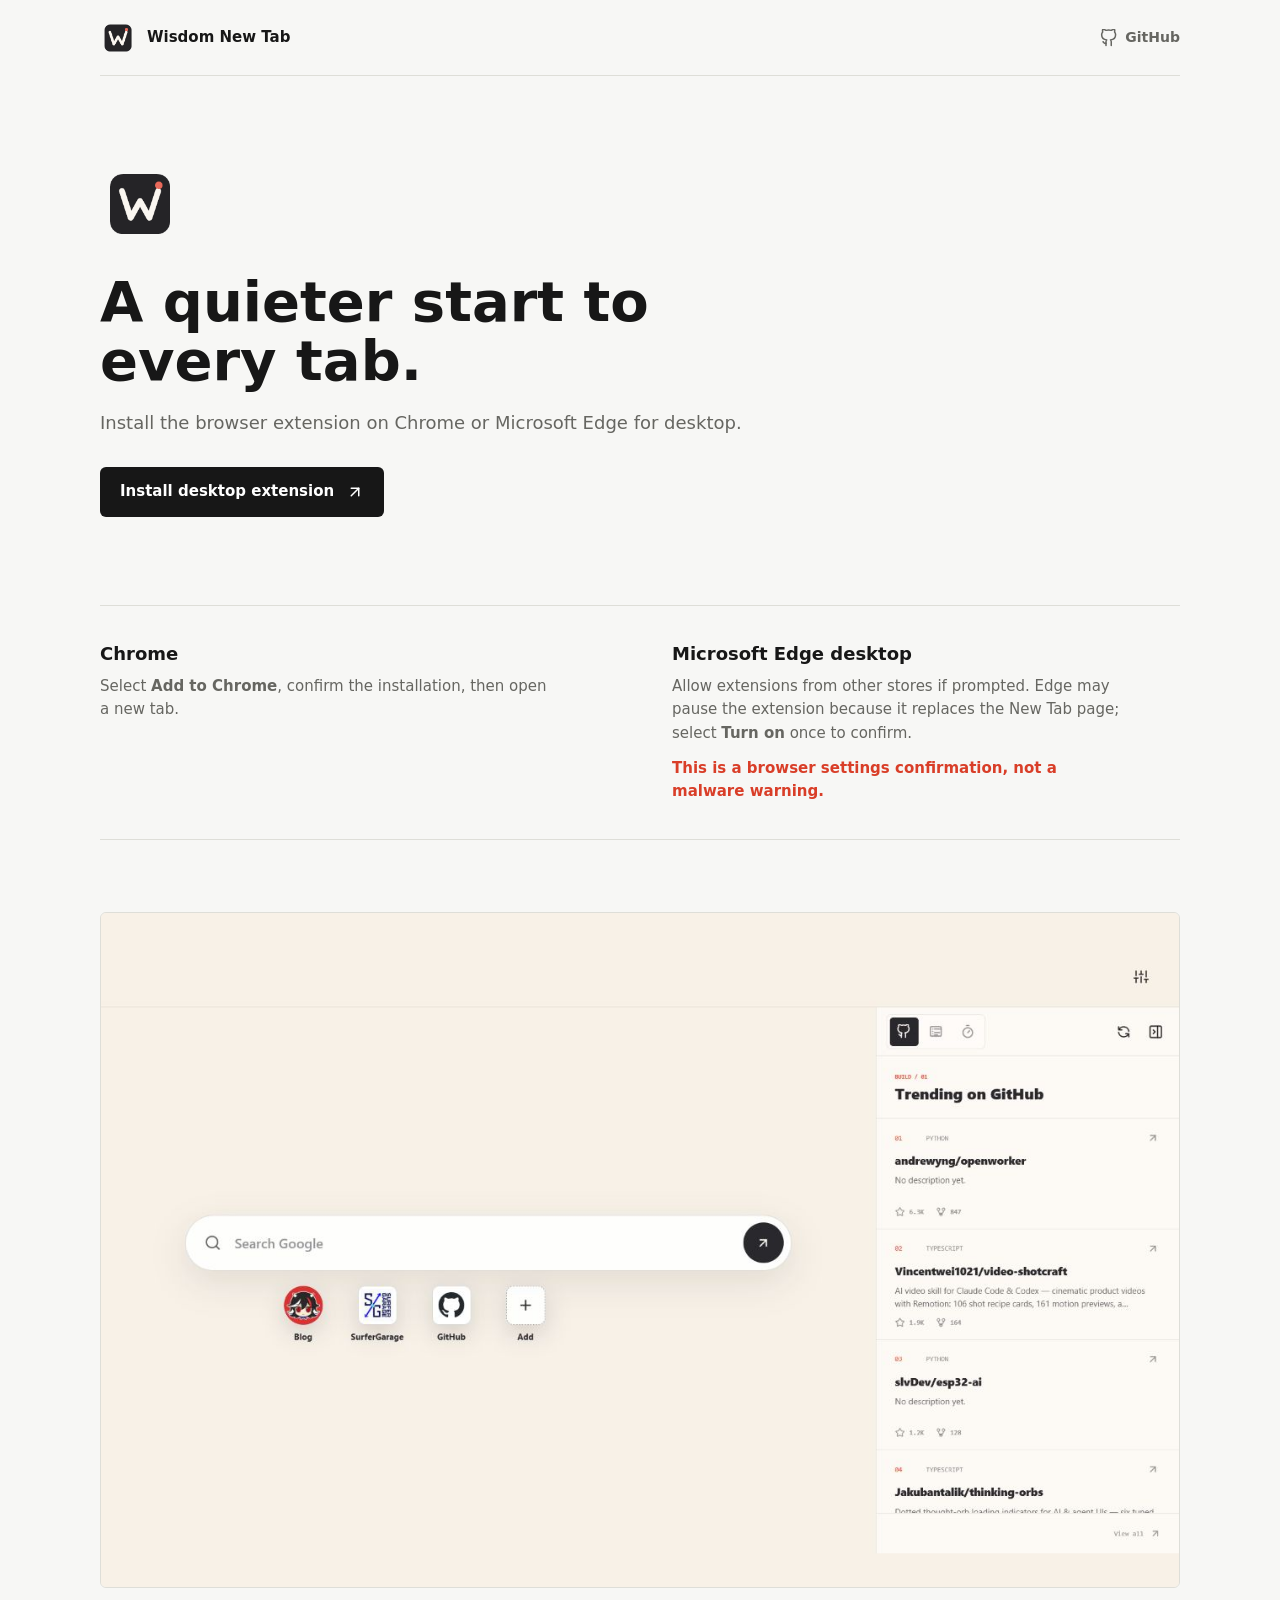
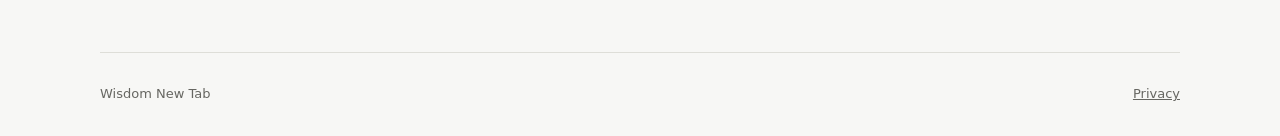
<file: index.html>
<!doctype html>
<html lang="en">
  <head>
    <meta charset="utf-8">
    <meta name="viewport" content="width=device-width, initial-scale=1">
    <meta name="description" content="Install Wisdom New Tab from the Chrome Web Store.">
    <meta name="theme-color" content="#f7f7f5">
    <meta property="og:title" content="Wisdom New Tab">
    <meta property="og:description" content="A calm, customizable developer dashboard for every new tab.">
    <meta property="og:image" content="https://franklinnexus.github.io/wisdom-newtab/assets/preview.png">
    <title>Install Wisdom New Tab</title>
    <link rel="icon" href="assets/extension/icon128.png">
    <link rel="stylesheet" href="install.css">
  </head>
  <body>
    <header class="site-header">
      <a class="brand" href="https://github.com/FranklinNexus/wisdom-newtab" aria-label="Wisdom New Tab on GitHub">
        <img src="assets/extension/icon128.png" alt="" width="36" height="36">
        <span>Wisdom New Tab</span>
      </a>
      <a class="github-link" href="https://github.com/FranklinNexus/wisdom-newtab">
        <svg aria-hidden="true"><use href="assets/icons.svg#github"></use></svg>
        GitHub
      </a>
    </header>

    <main>
      <section class="intro" aria-labelledby="page-title">
        <img class="product-icon" src="assets/extension/icon128.png" alt="Wisdom New Tab icon" width="80" height="80">
        <h1 id="page-title">A quieter start to every tab.</h1>
        <p>Install the browser extension on Chrome or Microsoft Edge for desktop.</p>
        <div class="intro-actions">
          <a class="install-button" href="https://chromewebstore.google.com/detail/wisdom-new-tab/iblipgagbkancojmhmlegakiaffjcdja">
            Install desktop extension
            <svg aria-hidden="true"><use href="assets/icons.svg#arrow-up-right"></use></svg>
          </a>
        </div>
      </section>

      <section class="browser-guide" aria-label="Browser installation notes">
        <div>
          <h2>Chrome</h2>
          <p>Select <strong>Add to Chrome</strong>, confirm the installation, then open a new tab.</p>
        </div>
        <div>
          <h2>Microsoft Edge desktop</h2>
          <p>Allow extensions from other stores if prompted. Edge may pause the extension because it replaces the New Tab page; select <strong>Turn on</strong> once to confirm.</p>
          <p class="note">This is a browser settings confirmation, not a malware warning.</p>
        </div>
      </section>

      <figure class="product-preview">
        <img src="assets/preview.png" alt="Wisdom New Tab showing search, shortcuts, and GitHub trends">
      </figure>

    </main>

    <footer>
      <span>Wisdom New Tab</span>
      <a href="privacy.html">Privacy</a>
    </footer>
  </body>
</html>
</file>
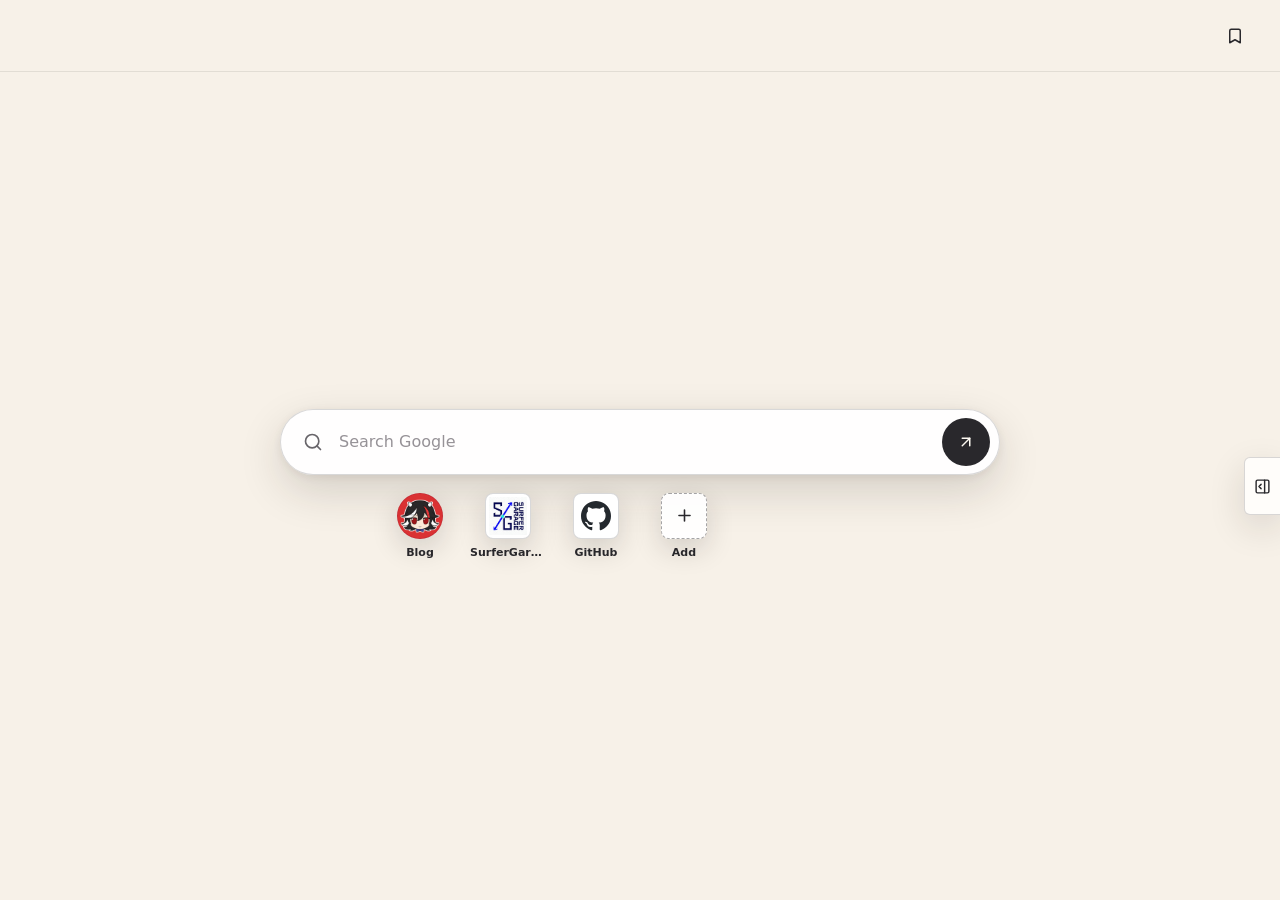
<file: app/index.html>
<!doctype html>
<html class="theme-pending" lang="en">
  <head>
    <base href="../" />
    <meta charset="UTF-8" />
    <meta name="viewport" content="width=device-width, initial-scale=1.0, viewport-fit=cover" />
    <meta name="color-scheme" content="light dark" />
    <meta name="description" content="Wisdom New Tab web dashboard with search, shortcuts, developer trends, and a focus timer." />
    <meta name="theme-color" content="#f7f1e8" />
    <meta name="mobile-web-app-capable" content="yes" />
    <meta name="apple-mobile-web-app-capable" content="yes" />
    <meta name="apple-mobile-web-app-status-bar-style" content="default" />
    <meta name="apple-mobile-web-app-title" content="Wisdom" />
    <title>Wisdom New Tab</title>
    <link rel="manifest" href="app/manifest.webmanifest" />
    <link rel="apple-touch-icon" href="assets/pwa/icon192.png" />
    <script src="app/pwa.js"></script>
    <script src="theme-init.js"></script>
    <link rel="stylesheet" href="styles.css" />
    <link rel="stylesheet" href="app/pwa.css" />
  </head>
  <body class="pwa-mode">
    <div class="app-shell">
      <header class="topbar">
        <div class="topbar-right">
          <button class="pwa-install-button" id="pwa-install" type="button" hidden>Install app</button>
          <button class="tool-button" id="shortcuts-manage" type="button" aria-label="Manage shortcuts" aria-controls="settings-dialog" aria-expanded="false" aria-haspopup="dialog" title="Manage shortcuts">
            <svg aria-hidden="true"><use href="assets/icons.svg#bookmark"></use></svg>
          </button>
        </div>
      </header>

      <main class="home-stage" id="home-stage">
        <section class="command-center" aria-label="Search and shortcuts">
          <form class="search-bar" id="search-form" role="search">
            <svg class="search-icon" aria-hidden="true"><use href="assets/icons.svg#search"></use></svg>
            <label class="sr-only" for="search-input">Search the web</label>
            <input id="search-input" type="search" inputmode="search" enterkeyhint="search" autocomplete="off" placeholder="Search Google" />
            <button class="search-button" type="submit" aria-label="Search">
              <svg aria-hidden="true"><use href="assets/icons.svg#arrow-up-right"></use></svg>
            </button>
          </form>

          <div class="shortcut-grid" id="shortcut-grid" aria-label="Shortcuts"></div>
          <p class="sr-only" id="shortcut-status" aria-live="polite"></p>
        </section>

        <aside class="widget-sidebar" id="widget-sidebar" aria-label="Widgets">
          <header class="widget-sidebar-header">
            <nav class="widget-tabs" aria-label="Choose widget" role="tablist">
              <button class="widget-tab is-active" id="widget-tab-github" data-widget-tab="github" type="button" role="tab" aria-selected="true" aria-controls="widget-pane-github" aria-label="GitHub trends" title="GitHub trends">
                <svg aria-hidden="true"><use href="assets/icons.svg#github"></use></svg>
              </button>
              <button class="widget-tab" id="widget-tab-hackernews" data-widget-tab="hackernews" type="button" role="tab" aria-selected="false" aria-controls="widget-pane-hackernews" aria-label="Hacker News" title="Hacker News">
                <svg aria-hidden="true"><use href="assets/icons.svg#newspaper"></use></svg>
              </button>
              <button class="widget-tab" id="widget-tab-focus" data-widget-tab="focus" type="button" role="tab" aria-selected="false" aria-controls="widget-pane-focus" aria-label="Focus timer" title="Focus timer">
                <svg aria-hidden="true"><use href="assets/icons.svg#timer"></use></svg>
              </button>
            </nav>

            <div class="widget-sidebar-actions">
              <button class="tool-button widget-refresh-button" id="widget-refresh" type="button" aria-label="Refresh widget" title="Refresh widget">
                <svg aria-hidden="true"><use href="assets/icons.svg#refresh"></use></svg>
              </button>
              <button class="tool-button widget-collapse-button" id="widget-collapse" type="button" aria-label="Collapse widgets" title="Collapse widgets">
                <svg aria-hidden="true"><use href="assets/icons.svg#panel-right-close"></use></svg>
              </button>
            </div>
          </header>

          <section class="widget-pane widget-pane-data is-active" id="widget-pane-github" data-widget-pane="github" role="tabpanel" aria-labelledby="widget-tab-github">
            <header class="widget-pane-heading">
              <div>
                <span class="widget-kicker">BUILD / 01</span>
                <h2 id="github-rising-title">Trending on GitHub</h2>
              </div>
            </header>
            <ol class="github-list" id="github-list" aria-live="polite"></ol>
            <footer class="widget-pane-footer">
              <a id="github-search-link" href="https://github.com/search" rel="noreferrer">
                <span id="github-search-label">View all</span>
                <svg aria-hidden="true"><use href="assets/icons.svg#arrow-up-right"></use></svg>
              </a>
            </footer>
          </section>

          <section class="widget-pane widget-pane-data" id="widget-pane-hackernews" data-widget-pane="hackernews" role="tabpanel" aria-labelledby="widget-tab-hackernews" hidden>
            <header class="widget-pane-heading">
              <div>
                <span class="widget-kicker">READ / 02</span>
                <h2 id="hackernews-title">Hacker News</h2>
              </div>
            </header>
            <ol class="hackernews-list" id="hackernews-list" aria-live="polite"></ol>
            <footer class="widget-pane-footer">
              <a id="hackernews-search-link" href="https://news.ycombinator.com/" rel="noreferrer">
                <span id="hackernews-search-label">Open Hacker News</span>
                <svg aria-hidden="true"><use href="assets/icons.svg#arrow-up-right"></use></svg>
              </a>
            </footer>
          </section>

          <section class="widget-pane focus-pane" id="widget-pane-focus" data-widget-pane="focus" role="tabpanel" aria-labelledby="widget-tab-focus" hidden>
            <header class="widget-pane-heading">
              <div>
                <span class="widget-kicker">FOCUS / 03</span>
                <h2 id="focus-title">Focus session</h2>
              </div>
            </header>
            <div class="focus-body">
              <div class="focus-mode-tabs" role="group" aria-label="Focus mode">
                <button class="focus-mode is-active" data-focus-duration="25" type="button">25 min</button>
                <button class="focus-mode" data-focus-duration="5" type="button">5 min</button>
              </div>
              <div class="focus-time" id="focus-time" aria-live="polite">25:00</div>
              <div class="focus-progress" aria-hidden="true"><span id="focus-progress-bar"></span></div>
              <div class="focus-actions">
                <button class="primary-button focus-start-button" id="focus-start" type="button">
                  <svg aria-hidden="true"><use href="assets/icons.svg#play"></use></svg>
                  <span id="focus-start-label">Start</span>
                </button>
                <button class="tool-button focus-reset-button" id="focus-reset" type="button" aria-label="Reset timer" title="Reset timer">
                  <svg aria-hidden="true"><use href="assets/icons.svg#rotate-ccw"></use></svg>
                </button>
              </div>
              <div class="focus-sessions" aria-label="Completed focus sessions">
                <span></span><span></span><span></span><span></span>
              </div>
            </div>
          </section>
        </aside>

        <button class="widget-expand-button" id="widget-expand" type="button" aria-label="Open widgets" title="Open widgets">
          <svg aria-hidden="true"><use href="assets/icons.svg#panel-right-open"></use></svg>
        </button>
      </main>

    </div>

    <dialog class="side-panel side-panel-right" id="settings-dialog" aria-labelledby="settings-title">
      <form class="panel-shell" id="settings-form" method="dialog">
        <header class="panel-header">
          <h2 id="settings-title">Settings</h2>
          <button class="tool-button" id="settings-close" type="button" aria-label="Close settings" title="Close">
            <svg aria-hidden="true"><use href="assets/icons.svg#x"></use></svg>
          </button>
        </header>

        <div class="panel-scroll settings-scroll">
          <section class="settings-section" aria-labelledby="appearance-title">
            <div class="section-label"><h3 id="appearance-title">Appearance</h3></div>

            <fieldset class="choice-fieldset">
              <legend>Surface</legend>
              <div class="segmented-control" id="surface-control">
                <span class="segmented-indicator" aria-hidden="true"></span>
                <label><input type="radio" name="surface" value="light" /><span>Light</span></label>
                <label><input type="radio" name="surface" value="dark" /><span>Dark</span></label>
              </div>
            </fieldset>

            <fieldset class="choice-fieldset theme-fieldset">
              <legend>Theme</legend>
              <div class="theme-grid" id="palette-control">
                <label class="theme-option" data-palette-preview="warm">
                  <input type="radio" name="palette" value="warm" />
                  <span class="theme-swatch" aria-hidden="true"><i></i><i></i><i></i></span>
                  <span class="theme-name">Warm</span>
                </label>
                <label class="theme-option" data-palette-preview="porcelain">
                  <input type="radio" name="palette" value="porcelain" />
                  <span class="theme-swatch" aria-hidden="true"><i></i><i></i><i></i></span>
                  <span class="theme-name">Porcelain</span>
                </label>
                <label class="theme-option" data-palette-preview="sage">
                  <input type="radio" name="palette" value="sage" />
                  <span class="theme-swatch" aria-hidden="true"><i></i><i></i><i></i></span>
                  <span class="theme-name">Sage</span>
                </label>
                <label class="theme-option" data-palette-preview="graphite">
                  <input type="radio" name="palette" value="graphite" />
                  <span class="theme-swatch" aria-hidden="true"><i></i><i></i><i></i></span>
                  <span class="theme-name">Graphite</span>
                </label>
              </div>
            </fieldset>
          </section>

          <section class="settings-section" id="shortcut-settings" aria-labelledby="shortcuts-title">
            <div class="section-label section-label-row">
              <div>
                <h3 id="shortcuts-title">Shortcuts</h3>
                <span class="shortcut-count" id="shortcut-count">0 / 10</span>
              </div>
              <button class="secondary-button compact-action" id="bookmark-import" type="button">
                <svg aria-hidden="true"><use href="assets/icons.svg#bookmark-plus"></use></svg>
                Import bookmarks
              </button>
            </div>

            <div class="bookmark-importer" id="bookmark-importer" hidden>
              <div class="bookmark-importer-header">
                <label class="bookmark-search" for="bookmark-search">
                  <svg aria-hidden="true"><use href="assets/icons.svg#search"></use></svg>
                  <input id="bookmark-search" type="search" autocomplete="off" placeholder="Search bookmarks" />
                </label>
                <button class="tool-button" id="bookmark-import-close" type="button" aria-label="Close bookmark import" title="Close">
                  <svg aria-hidden="true"><use href="assets/icons.svg#x"></use></svg>
                </button>
              </div>
              <div class="bookmark-list" id="bookmark-list" role="group" aria-label="Browser bookmarks"></div>
              <div class="bookmark-importer-footer">
                <span id="bookmark-selection-count">0 selected</span>
                <button class="primary-button bookmark-apply" id="bookmark-apply" type="button" disabled>
                  Add selected
                  <svg aria-hidden="true"><use href="assets/icons.svg#check"></use></svg>
                </button>
              </div>
              <p class="sr-only" id="bookmark-status" aria-live="polite"></p>
            </div>

            <div class="shortcut-editor" id="shortcut-editor"></div>
            <button class="secondary-button" id="shortcut-add" type="button">
              <svg aria-hidden="true"><use href="assets/icons.svg#plus"></use></svg>
              Add shortcut
            </button>
          </section>
        </div>

        <footer class="panel-footer">
          <button class="primary-button" type="submit">
            Save
            <svg aria-hidden="true"><use href="assets/icons.svg#check"></use></svg>
          </button>
        </footer>
      </form>
    </dialog>

    <template id="shortcut-template">
      <div class="shortcut-item">
        <a class="shortcut" rel="noreferrer" draggable="false">
          <span class="shortcut-icon"><img class="shortcut-logo" alt="" draggable="false" hidden /><b></b></span>
          <span class="shortcut-label"></span>
        </a>
        <button class="shortcut-delete" type="button" tabindex="-1" aria-hidden="true">
          <svg aria-hidden="true"><use href="assets/icons.svg#x"></use></svg>
        </button>
      </div>
    </template>

    <template id="github-repo-template">
      <li class="github-repo">
        <a rel="noreferrer">
          <div class="github-repo-top">
            <span class="github-rank"></span>
            <span class="github-language"></span>
            <svg aria-hidden="true"><use href="assets/icons.svg#arrow-up-right"></use></svg>
          </div>
          <h3></h3>
          <p></p>
          <div class="github-stats">
            <span><svg aria-hidden="true"><use href="assets/icons.svg#star"></use></svg><b data-stat="stars"></b></span>
            <span><svg aria-hidden="true"><use href="assets/icons.svg#git-fork"></use></svg><b data-stat="forks"></b></span>
          </div>
        </a>
      </li>
    </template>

    <template id="hackernews-item-template">
      <li class="hackernews-item">
        <a rel="noreferrer">
          <div class="hackernews-item-top">
            <span class="hackernews-rank"></span>
            <span class="hackernews-meta"></span>
            <svg aria-hidden="true"><use href="assets/icons.svg#arrow-up-right"></use></svg>
          </div>
          <h3></h3>
          <p></p>
        </a>
      </li>
    </template>

    <template id="shortcut-editor-template">
      <div class="shortcut-row">
        <div class="logo-editor">
          <button class="logo-picker" type="button" aria-label="Choose custom logo" title="Choose custom logo">
            <span class="logo-preview">
              <img alt="" draggable="false" hidden />
              <b></b>
            </span>
            <svg class="logo-edit-mark" aria-hidden="true"><use href="assets/icons.svg#image-up"></use></svg>
          </button>
          <input class="logo-file-input" data-field="logo-file" type="file" accept="image/png,image/jpeg,image/webp" hidden />
          <button class="logo-auto tool-button" type="button" aria-label="Use website logo" title="Use website logo" hidden>
            <svg aria-hidden="true"><use href="assets/icons.svg#rotate-ccw"></use></svg>
          </button>
        </div>
        <label class="compact-field">
          <span>Label</span>
          <input data-field="label" maxlength="28" />
        </label>
        <label class="compact-field url-field">
          <span>URL</span>
          <input data-field="url" type="url" />
        </label>
        <label class="color-field" title="Shortcut color">
          <span class="sr-only">Shortcut color</span>
          <input data-field="color" type="color" />
        </label>
        <button class="tool-button remove-shortcut" type="button" aria-label="Remove shortcut" title="Remove shortcut">
          <svg aria-hidden="true"><use href="assets/icons.svg#trash"></use></svg>
        </button>
      </div>
    </template>

    <template id="bookmark-item-template">
      <label class="bookmark-item">
        <input type="checkbox" />
        <span class="bookmark-logo">
          <img alt="" draggable="false" hidden />
          <b></b>
        </span>
        <span class="bookmark-copy">
          <strong></strong>
          <small></small>
        </span>
        <svg class="bookmark-check" aria-hidden="true"><use href="assets/icons.svg#check"></use></svg>
      </label>
    </template>

    <script src="app.js"></script>
  </body>
</html>
</file>
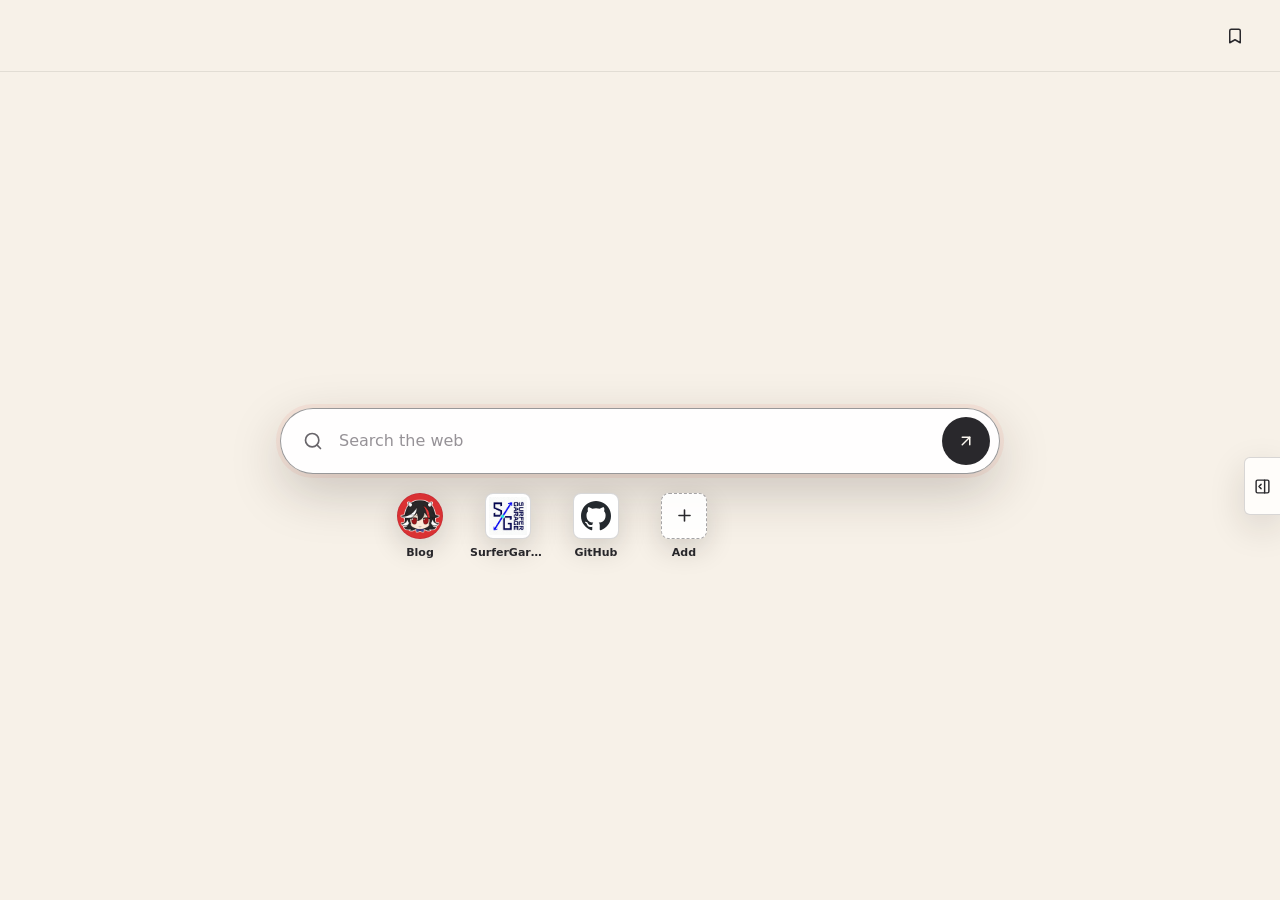
<file: newtab.html>
<!doctype html>
<html class="theme-pending" lang="en">
  <head>
    <meta charset="UTF-8" />
    <meta name="viewport" content="width=device-width, initial-scale=1.0" />
    <meta name="color-scheme" content="light dark" />
    <title>Wisdom New Tab</title>
    <script src="theme-init.js"></script>
    <link rel="stylesheet" href="styles.css" />
  </head>
  <body>
    <div class="app-shell">
      <header class="topbar">
        <div class="topbar-right">
          <button class="tool-button" id="shortcuts-manage" type="button" aria-label="Manage shortcuts" aria-controls="settings-dialog" aria-expanded="false" aria-haspopup="dialog" title="Manage shortcuts">
            <svg aria-hidden="true"><use href="assets/icons.svg#bookmark"></use></svg>
          </button>
        </div>
      </header>

      <main class="home-stage" id="home-stage">
        <section class="command-center" aria-label="Search and shortcuts">
          <form class="search-bar" id="search-form" role="search">
            <svg class="search-icon" aria-hidden="true"><use href="assets/icons.svg#search"></use></svg>
            <label class="sr-only" for="search-input">Search the web</label>
            <input id="search-input" type="search" autocomplete="off" placeholder="Search the web" autofocus />
            <button class="search-button" type="submit" aria-label="Search">
              <svg aria-hidden="true"><use href="assets/icons.svg#arrow-up-right"></use></svg>
            </button>
          </form>

          <div class="shortcut-grid" id="shortcut-grid" aria-label="Shortcuts"></div>
          <p class="sr-only" id="shortcut-status" aria-live="polite"></p>
        </section>

        <aside class="widget-sidebar" id="widget-sidebar" aria-label="Widgets">
          <header class="widget-sidebar-header">
            <nav class="widget-tabs" aria-label="Choose widget" role="tablist">
              <button class="widget-tab is-active" id="widget-tab-github" data-widget-tab="github" type="button" role="tab" aria-selected="true" aria-controls="widget-pane-github" aria-label="GitHub trends" title="GitHub trends">
                <svg aria-hidden="true"><use href="assets/icons.svg#github"></use></svg>
              </button>
              <button class="widget-tab" id="widget-tab-hackernews" data-widget-tab="hackernews" type="button" role="tab" aria-selected="false" aria-controls="widget-pane-hackernews" aria-label="Hacker News" title="Hacker News">
                <svg aria-hidden="true"><use href="assets/icons.svg#newspaper"></use></svg>
              </button>
              <button class="widget-tab" id="widget-tab-focus" data-widget-tab="focus" type="button" role="tab" aria-selected="false" aria-controls="widget-pane-focus" aria-label="Focus timer" title="Focus timer">
                <svg aria-hidden="true"><use href="assets/icons.svg#timer"></use></svg>
              </button>
            </nav>

            <div class="widget-sidebar-actions">
              <button class="tool-button widget-refresh-button" id="widget-refresh" type="button" aria-label="Refresh widget" title="Refresh widget">
                <svg aria-hidden="true"><use href="assets/icons.svg#refresh"></use></svg>
              </button>
              <button class="tool-button widget-collapse-button" id="widget-collapse" type="button" aria-label="Collapse widgets" title="Collapse widgets">
                <svg aria-hidden="true"><use href="assets/icons.svg#panel-right-close"></use></svg>
              </button>
            </div>
          </header>

          <section class="widget-pane widget-pane-data is-active" id="widget-pane-github" data-widget-pane="github" role="tabpanel" aria-labelledby="widget-tab-github">
            <header class="widget-pane-heading">
              <div>
                <span class="widget-kicker">BUILD / 01</span>
                <h2 id="github-rising-title">Trending on GitHub</h2>
              </div>
            </header>
            <ol class="github-list" id="github-list" aria-live="polite"></ol>
            <footer class="widget-pane-footer">
              <a id="github-search-link" href="https://github.com/search" rel="noreferrer">
                <span id="github-search-label">View all</span>
                <svg aria-hidden="true"><use href="assets/icons.svg#arrow-up-right"></use></svg>
              </a>
            </footer>
          </section>

          <section class="widget-pane widget-pane-data" id="widget-pane-hackernews" data-widget-pane="hackernews" role="tabpanel" aria-labelledby="widget-tab-hackernews" hidden>
            <header class="widget-pane-heading">
              <div>
                <span class="widget-kicker">READ / 02</span>
                <h2 id="hackernews-title">Hacker News</h2>
              </div>
            </header>
            <ol class="hackernews-list" id="hackernews-list" aria-live="polite"></ol>
            <footer class="widget-pane-footer">
              <a id="hackernews-search-link" href="https://news.ycombinator.com/" rel="noreferrer">
                <span id="hackernews-search-label">Open Hacker News</span>
                <svg aria-hidden="true"><use href="assets/icons.svg#arrow-up-right"></use></svg>
              </a>
            </footer>
          </section>

          <section class="widget-pane focus-pane" id="widget-pane-focus" data-widget-pane="focus" role="tabpanel" aria-labelledby="widget-tab-focus" hidden>
            <header class="widget-pane-heading">
              <div>
                <span class="widget-kicker">FOCUS / 03</span>
                <h2 id="focus-title">Focus session</h2>
              </div>
            </header>
            <div class="focus-body">
              <div class="focus-mode-tabs" role="group" aria-label="Focus mode">
                <button class="focus-mode is-active" data-focus-duration="25" type="button">25 min</button>
                <button class="focus-mode" data-focus-duration="5" type="button">5 min</button>
              </div>
              <div class="focus-time" id="focus-time" aria-live="polite">25:00</div>
              <div class="focus-progress" aria-hidden="true"><span id="focus-progress-bar"></span></div>
              <div class="focus-actions">
                <button class="primary-button focus-start-button" id="focus-start" type="button">
                  <svg aria-hidden="true"><use href="assets/icons.svg#play"></use></svg>
                  <span id="focus-start-label">Start</span>
                </button>
                <button class="tool-button focus-reset-button" id="focus-reset" type="button" aria-label="Reset timer" title="Reset timer">
                  <svg aria-hidden="true"><use href="assets/icons.svg#rotate-ccw"></use></svg>
                </button>
              </div>
              <div class="focus-sessions" aria-label="Completed focus sessions">
                <span></span><span></span><span></span><span></span>
              </div>
            </div>
          </section>
        </aside>

        <button class="widget-expand-button" id="widget-expand" type="button" aria-label="Open widgets" title="Open widgets">
          <svg aria-hidden="true"><use href="assets/icons.svg#panel-right-open"></use></svg>
        </button>
      </main>

    </div>

    <dialog class="side-panel side-panel-right" id="settings-dialog" aria-labelledby="settings-title">
      <form class="panel-shell" id="settings-form" method="dialog">
        <header class="panel-header">
          <h2 id="settings-title">Settings</h2>
          <button class="tool-button" id="settings-close" type="button" aria-label="Close settings" title="Close">
            <svg aria-hidden="true"><use href="assets/icons.svg#x"></use></svg>
          </button>
        </header>

        <div class="panel-scroll settings-scroll">
          <section class="settings-section" aria-labelledby="appearance-title">
            <div class="section-label"><h3 id="appearance-title">Appearance</h3></div>

            <fieldset class="choice-fieldset">
              <legend>Surface</legend>
              <div class="segmented-control" id="surface-control">
                <span class="segmented-indicator" aria-hidden="true"></span>
                <label><input type="radio" name="surface" value="light" /><span>Light</span></label>
                <label><input type="radio" name="surface" value="dark" /><span>Dark</span></label>
              </div>
            </fieldset>

            <fieldset class="choice-fieldset theme-fieldset">
              <legend>Theme</legend>
              <div class="theme-grid" id="palette-control">
                <label class="theme-option" data-palette-preview="warm">
                  <input type="radio" name="palette" value="warm" />
                  <span class="theme-swatch" aria-hidden="true"><i></i><i></i><i></i></span>
                  <span class="theme-name">Warm</span>
                </label>
                <label class="theme-option" data-palette-preview="porcelain">
                  <input type="radio" name="palette" value="porcelain" />
                  <span class="theme-swatch" aria-hidden="true"><i></i><i></i><i></i></span>
                  <span class="theme-name">Porcelain</span>
                </label>
                <label class="theme-option" data-palette-preview="sage">
                  <input type="radio" name="palette" value="sage" />
                  <span class="theme-swatch" aria-hidden="true"><i></i><i></i><i></i></span>
                  <span class="theme-name">Sage</span>
                </label>
                <label class="theme-option" data-palette-preview="graphite">
                  <input type="radio" name="palette" value="graphite" />
                  <span class="theme-swatch" aria-hidden="true"><i></i><i></i><i></i></span>
                  <span class="theme-name">Graphite</span>
                </label>
              </div>
            </fieldset>
          </section>

          <section class="settings-section" id="shortcut-settings" aria-labelledby="shortcuts-title">
            <div class="section-label section-label-row">
              <div>
                <h3 id="shortcuts-title">Shortcuts</h3>
                <span class="shortcut-count" id="shortcut-count">0 / 10</span>
              </div>
              <button class="secondary-button compact-action" id="bookmark-import" type="button">
                <svg aria-hidden="true"><use href="assets/icons.svg#bookmark-plus"></use></svg>
                Import bookmarks
              </button>
            </div>

            <div class="bookmark-importer" id="bookmark-importer" hidden>
              <div class="bookmark-importer-header">
                <label class="bookmark-search" for="bookmark-search">
                  <svg aria-hidden="true"><use href="assets/icons.svg#search"></use></svg>
                  <input id="bookmark-search" type="search" autocomplete="off" placeholder="Search bookmarks" />
                </label>
                <button class="tool-button" id="bookmark-import-close" type="button" aria-label="Close bookmark import" title="Close">
                  <svg aria-hidden="true"><use href="assets/icons.svg#x"></use></svg>
                </button>
              </div>
              <div class="bookmark-list" id="bookmark-list" role="group" aria-label="Browser bookmarks"></div>
              <div class="bookmark-importer-footer">
                <span id="bookmark-selection-count">0 selected</span>
                <button class="primary-button bookmark-apply" id="bookmark-apply" type="button" disabled>
                  Add selected
                  <svg aria-hidden="true"><use href="assets/icons.svg#check"></use></svg>
                </button>
              </div>
              <p class="sr-only" id="bookmark-status" aria-live="polite"></p>
            </div>

            <div class="shortcut-editor" id="shortcut-editor"></div>
            <button class="secondary-button" id="shortcut-add" type="button">
              <svg aria-hidden="true"><use href="assets/icons.svg#plus"></use></svg>
              Add shortcut
            </button>
          </section>
        </div>

        <footer class="panel-footer">
          <button class="primary-button" type="submit">
            Save
            <svg aria-hidden="true"><use href="assets/icons.svg#check"></use></svg>
          </button>
        </footer>
      </form>
    </dialog>

    <template id="shortcut-template">
      <div class="shortcut-item">
        <a class="shortcut" rel="noreferrer" draggable="false">
          <span class="shortcut-icon"><img class="shortcut-logo" alt="" draggable="false" hidden /><b></b></span>
          <span class="shortcut-label"></span>
        </a>
        <button class="shortcut-delete" type="button" tabindex="-1" aria-hidden="true">
          <svg aria-hidden="true"><use href="assets/icons.svg#x"></use></svg>
        </button>
      </div>
    </template>

    <template id="github-repo-template">
      <li class="github-repo">
        <a rel="noreferrer">
          <div class="github-repo-top">
            <span class="github-rank"></span>
            <span class="github-language"></span>
            <svg aria-hidden="true"><use href="assets/icons.svg#arrow-up-right"></use></svg>
          </div>
          <h3></h3>
          <p></p>
          <div class="github-stats">
            <span><svg aria-hidden="true"><use href="assets/icons.svg#star"></use></svg><b data-stat="stars"></b></span>
            <span><svg aria-hidden="true"><use href="assets/icons.svg#git-fork"></use></svg><b data-stat="forks"></b></span>
          </div>
        </a>
      </li>
    </template>

    <template id="hackernews-item-template">
      <li class="hackernews-item">
        <a rel="noreferrer">
          <div class="hackernews-item-top">
            <span class="hackernews-rank"></span>
            <span class="hackernews-meta"></span>
            <svg aria-hidden="true"><use href="assets/icons.svg#arrow-up-right"></use></svg>
          </div>
          <h3></h3>
          <p></p>
        </a>
      </li>
    </template>

    <template id="shortcut-editor-template">
      <div class="shortcut-row">
        <div class="logo-editor">
          <button class="logo-picker" type="button" aria-label="Choose custom logo" title="Choose custom logo">
            <span class="logo-preview">
              <img alt="" draggable="false" hidden />
              <b></b>
            </span>
            <svg class="logo-edit-mark" aria-hidden="true"><use href="assets/icons.svg#image-up"></use></svg>
          </button>
          <input class="logo-file-input" data-field="logo-file" type="file" accept="image/png,image/jpeg,image/webp" hidden />
          <button class="logo-auto tool-button" type="button" aria-label="Use website logo" title="Use website logo" hidden>
            <svg aria-hidden="true"><use href="assets/icons.svg#rotate-ccw"></use></svg>
          </button>
        </div>
        <label class="compact-field">
          <span>Label</span>
          <input data-field="label" maxlength="28" />
        </label>
        <label class="compact-field url-field">
          <span>URL</span>
          <input data-field="url" type="url" />
        </label>
        <label class="color-field" title="Shortcut color">
          <span class="sr-only">Shortcut color</span>
          <input data-field="color" type="color" />
        </label>
        <button class="tool-button remove-shortcut" type="button" aria-label="Remove shortcut" title="Remove shortcut">
          <svg aria-hidden="true"><use href="assets/icons.svg#trash"></use></svg>
        </button>
      </div>
    </template>

    <template id="bookmark-item-template">
      <label class="bookmark-item">
        <input type="checkbox" />
        <span class="bookmark-logo">
          <img alt="" draggable="false" hidden />
          <b></b>
        </span>
        <span class="bookmark-copy">
          <strong></strong>
          <small></small>
        </span>
        <svg class="bookmark-check" aria-hidden="true"><use href="assets/icons.svg#check"></use></svg>
      </label>
    </template>

    <script src="app.js"></script>
  </body>
</html>
</file>
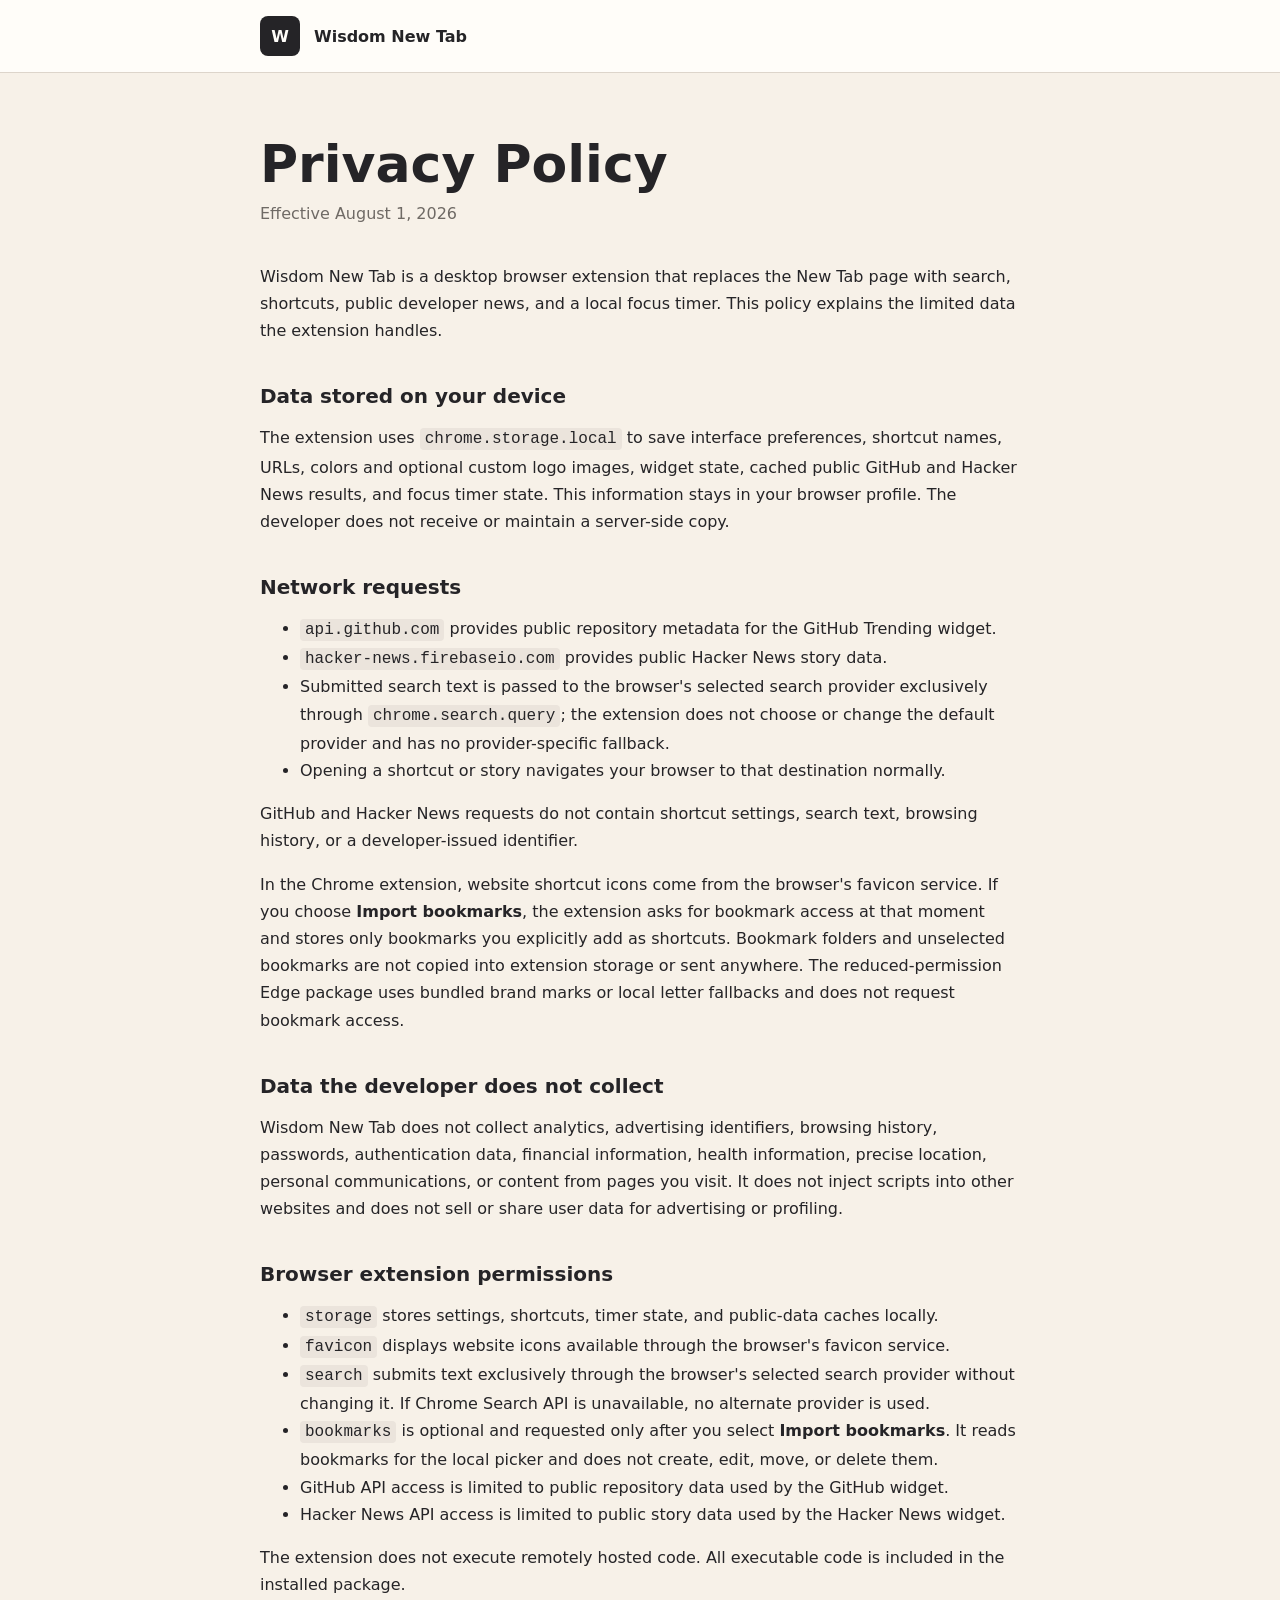
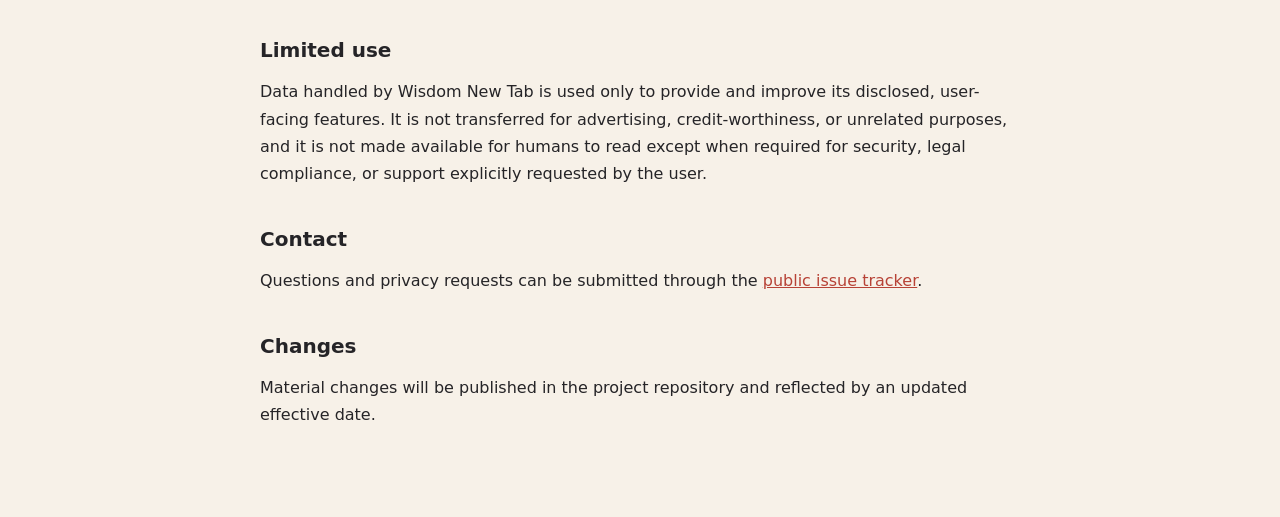
<file: privacy.html>
<!doctype html>
<html lang="en">
  <head>
    <meta charset="utf-8">
    <meta name="viewport" content="width=device-width, initial-scale=1">
    <title>Wisdom New Tab Privacy Policy</title>
    <meta name="description" content="Privacy policy for the Wisdom New Tab desktop browser extension.">
    <style>
      :root {
        color-scheme: light;
        font-family: Inter, ui-sans-serif, system-ui, -apple-system, BlinkMacSystemFont, "Segoe UI", sans-serif;
        color: #252427;
        background: #f7f1e8;
      }

      * { box-sizing: border-box; }

      body {
        margin: 0;
        background: #f7f1e8;
      }

      header {
        border-bottom: 1px solid #ddd5cb;
        background: #fffdf9;
      }

      header div,
      main {
        width: min(760px, calc(100% - 40px));
        margin: 0 auto;
      }

      header div {
        display: flex;
        align-items: center;
        gap: 14px;
        min-height: 72px;
      }

      .mark {
        display: grid;
        place-items: center;
        width: 40px;
        height: 40px;
        border-radius: 8px;
        color: #fffdf9;
        background: #252427;
        font-weight: 800;
      }

      main {
        padding: 64px 0 88px;
      }

      h1 {
        margin: 0 0 8px;
        font-size: clamp(32px, 7vw, 52px);
        line-height: 1.05;
        letter-spacing: 0;
      }

      h2 {
        margin: 40px 0 12px;
        font-size: 20px;
        letter-spacing: 0;
      }

      p,
      li {
        font-size: 16px;
        line-height: 1.7;
      }

      .effective {
        margin: 0 0 36px;
        color: #6f6a65;
      }

      a { color: #b74236; }

      code {
        padding: 2px 5px;
        border-radius: 4px;
        background: #ebe4dc;
      }
    </style>
  </head>
  <body>
    <header><div><span class="mark" aria-hidden="true">W</span><strong>Wisdom New Tab</strong></div></header>
    <main>
      <h1>Privacy Policy</h1>
      <p class="effective">Effective August 1, 2026</p>
      <p>Wisdom New Tab is a desktop browser extension that replaces the New Tab page with search, shortcuts, public developer news, and a local focus timer. This policy explains the limited data the extension handles.</p>

      <h2>Data stored on your device</h2>
      <p>The extension uses <code>chrome.storage.local</code> to save interface preferences, shortcut names, URLs, colors and optional custom logo images, widget state, cached public GitHub and Hacker News results, and focus timer state. This information stays in your browser profile. The developer does not receive or maintain a server-side copy.</p>

      <h2>Network requests</h2>
      <ul>
        <li><code>api.github.com</code> provides public repository metadata for the GitHub Trending widget.</li>
        <li><code>hacker-news.firebaseio.com</code> provides public Hacker News story data.</li>
        <li>Submitted search text is passed to the browser's selected search provider exclusively through <code>chrome.search.query</code>; the extension does not choose or change the default provider and has no provider-specific fallback.</li>
        <li>Opening a shortcut or story navigates your browser to that destination normally.</li>
      </ul>
      <p>GitHub and Hacker News requests do not contain shortcut settings, search text, browsing history, or a developer-issued identifier.</p>
      <p>In the Chrome extension, website shortcut icons come from the browser's favicon service. If you choose <strong>Import bookmarks</strong>, the extension asks for bookmark access at that moment and stores only bookmarks you explicitly add as shortcuts. Bookmark folders and unselected bookmarks are not copied into extension storage or sent anywhere. The reduced-permission Edge package uses bundled brand marks or local letter fallbacks and does not request bookmark access.</p>

      <h2>Data the developer does not collect</h2>
      <p>Wisdom New Tab does not collect analytics, advertising identifiers, browsing history, passwords, authentication data, financial information, health information, precise location, personal communications, or content from pages you visit. It does not inject scripts into other websites and does not sell or share user data for advertising or profiling.</p>

      <h2>Browser extension permissions</h2>
      <ul>
        <li><code>storage</code> stores settings, shortcuts, timer state, and public-data caches locally.</li>
        <li><code>favicon</code> displays website icons available through the browser's favicon service.</li>
        <li><code>search</code> submits text exclusively through the browser's selected search provider without changing it. If Chrome Search API is unavailable, no alternate provider is used.</li>
        <li><code>bookmarks</code> is optional and requested only after you select <strong>Import bookmarks</strong>. It reads bookmarks for the local picker and does not create, edit, move, or delete them.</li>
        <li>GitHub API access is limited to public repository data used by the GitHub widget.</li>
        <li>Hacker News API access is limited to public story data used by the Hacker News widget.</li>
      </ul>
      <p>The extension does not execute remotely hosted code. All executable code is included in the installed package.</p>

      <h2>Limited use</h2>
      <p>Data handled by Wisdom New Tab is used only to provide and improve its disclosed, user-facing features. It is not transferred for advertising, credit-worthiness, or unrelated purposes, and it is not made available for humans to read except when required for security, legal compliance, or support explicitly requested by the user.</p>

      <h2>Contact</h2>
      <p>Questions and privacy requests can be submitted through the <a href="https://github.com/FranklinNexus/wisdom-newtab/issues">public issue tracker</a>.</p>

      <h2>Changes</h2>
      <p>Material changes will be published in the project repository and reflected by an updated effective date.</p>
    </main>
  </body>
</html>
</file>
<file: install.css>
:root {
  color-scheme: light;
  --background: #f7f7f5;
  --surface: #ffffff;
  --text: #171717;
  --muted: #666661;
  --line: #deded8;
  --accent: #ef4f35;
  --accent-hover: #d93e28;
}

* {
  box-sizing: border-box;
}

html {
  background: var(--background);
}

body {
  min-width: 320px;
  margin: 0;
  color: var(--text);
  background: var(--background);
  font-family: Inter, ui-sans-serif, system-ui, -apple-system, BlinkMacSystemFont, "Segoe UI", sans-serif;
  line-height: 1.55;
}

a {
  color: inherit;
}

.site-header,
main,
footer {
  width: min(1080px, calc(100% - 48px));
  margin-inline: auto;
}

.site-header {
  min-height: 76px;
  display: flex;
  align-items: center;
  justify-content: space-between;
  border-bottom: 1px solid var(--line);
}

.brand,
.github-link,
.install-button {
  display: inline-flex;
  align-items: center;
  text-decoration: none;
}

.brand {
  gap: 11px;
  font-size: 15px;
  font-weight: 700;
}

.brand img,
.product-icon {
  display: block;
}

.github-link {
  gap: 7px;
  color: var(--muted);
  font-size: 14px;
  font-weight: 600;
}

.github-link:hover {
  color: var(--text);
}

.github-link svg,
.install-button svg {
  width: 18px;
  height: 18px;
}

main {
  padding: 88px 0 64px;
}

.intro {
  max-width: 680px;
}

.product-icon {
  margin-bottom: 28px;
}

h1,
h2,
p {
  margin-top: 0;
}

h1 {
  max-width: 620px;
  margin-bottom: 18px;
  font-size: 56px;
  line-height: 1.06;
  letter-spacing: 0;
}

.intro > p {
  margin-bottom: 30px;
  color: var(--muted);
  font-size: 18px;
}

.intro-actions {
  display: flex;
  flex-wrap: wrap;
  gap: 10px;
}

.install-button {
  min-height: 50px;
  gap: 12px;
  justify-content: center;
  padding: 0 20px;
  border-radius: 6px;
  color: #ffffff;
  background: var(--text);
  font-size: 15px;
  font-weight: 700;
  transition: background-color 160ms ease, border-color 160ms ease, color 160ms ease, transform 160ms ease;
}

.install-button:hover {
  background: var(--accent-hover);
  transform: translateY(-1px);
}

.install-button:active {
  transform: translateY(0);
}

.browser-guide {
  display: grid;
  grid-template-columns: repeat(2, minmax(0, 1fr));
  gap: 64px;
  margin-top: 88px;
  padding: 36px 0;
  border-top: 1px solid var(--line);
  border-bottom: 1px solid var(--line);
}

.browser-guide h2 {
  margin-bottom: 10px;
  font-size: 18px;
  line-height: 1.3;
  letter-spacing: 0;
}

.browser-guide p {
  max-width: 460px;
  margin-bottom: 0;
  color: var(--muted);
  font-size: 15px;
}

.browser-guide .note {
  margin-top: 12px;
  color: var(--accent-hover);
  font-weight: 650;
}

.product-preview {
  margin: 72px 0 0;
}

.product-preview img {
  display: block;
  width: 100%;
  height: auto;
  border: 1px solid var(--line);
  border-radius: 6px;
  background: var(--surface);
}

footer {
  min-height: 84px;
  display: flex;
  align-items: center;
  justify-content: space-between;
  border-top: 1px solid var(--line);
  color: var(--muted);
  font-size: 13px;
}

footer a:hover {
  color: var(--text);
}

:focus-visible {
  outline: 3px solid rgba(239, 79, 53, 0.3);
  outline-offset: 4px;
}

@media (max-width: 700px) {
  .site-header,
  main,
  footer {
    width: min(100% - 32px, 1080px);
  }

  main {
    padding-top: 56px;
  }

  h1 {
    font-size: 40px;
  }

  .install-button {
    width: 100%;
    justify-content: space-between;
  }

  .intro-actions {
    width: 100%;
  }

  .browser-guide {
    grid-template-columns: 1fr;
    gap: 32px;
    margin-top: 64px;
  }
}

@media (prefers-reduced-motion: reduce) {
  .install-button {
    transition: none;
  }
}
</file>
<file: styles.css>
:root {
  color-scheme: light;
  --ink: #29282c;
  --muted: #68656a;
  --faint: #969297;
  --paper: #fdf9f2;
  --page-bg: #f7f1e8;
  --surface: rgb(255 255 255 / 92%);
  --surface-solid: #fffdfa;
  --line: rgb(41 40 44 / 18%);
  --line-soft: rgb(41 40 44 / 10%);
  --accent: #ef4f35;
  --search-shadow: 0 16px 44px rgb(38 29 24 / 16%), 0 2px 8px rgb(38 29 24 / 7%);
  --search-shadow-focus: 0 18px 52px rgb(38 29 24 / 21%), 0 0 0 4px rgb(239 79 53 / 7%);
  --radius: 8px;
  --shadow: 0 22px 70px rgb(34 26 22 / 20%);
  --font-sans: Inter, ui-sans-serif, system-ui, -apple-system, BlinkMacSystemFont, "Segoe UI", "PingFang SC", "Microsoft YaHei", Arial, sans-serif;
  --font-mono: "SFMono-Regular", Consolas, "Liberation Mono", monospace;
}

:root[data-palette="porcelain"] {
  --ink: #20242a;
  --muted: #646b74;
  --faint: #949ba4;
  --paper: #ffffff;
  --page-bg: #f2f5f7;
  --surface: rgb(255 255 255 / 94%);
  --surface-solid: #ffffff;
  --line: rgb(32 36 42 / 18%);
  --line-soft: rgb(32 36 42 / 9%);
  --accent: #2563c9;
  --search-shadow: 0 16px 44px rgb(34 45 58 / 15%), 0 2px 8px rgb(34 45 58 / 7%);
  --search-shadow-focus: 0 18px 52px rgb(34 45 58 / 20%), 0 0 0 4px rgb(37 99 201 / 7%);
  --shadow: 0 22px 70px rgb(34 45 58 / 16%);
}

:root[data-palette="sage"] {
  --ink: #24312a;
  --muted: #637168;
  --faint: #929f97;
  --paper: #f8fbf8;
  --page-bg: #eaf1eb;
  --surface: rgb(252 255 252 / 92%);
  --surface-solid: #fbfdfb;
  --line: rgb(36 49 42 / 18%);
  --line-soft: rgb(36 49 42 / 9%);
  --accent: #2f7a56;
  --search-shadow: 0 16px 44px rgb(30 50 38 / 15%), 0 2px 8px rgb(30 50 38 / 7%);
  --search-shadow-focus: 0 18px 52px rgb(30 50 38 / 20%), 0 0 0 4px rgb(47 122 86 / 7%);
  --shadow: 0 22px 70px rgb(30 50 38 / 17%);
}

:root[data-palette="graphite"] {
  --ink: #202124;
  --muted: #63666b;
  --faint: #93969b;
  --paper: #f7f7f6;
  --page-bg: #ececeb;
  --surface: rgb(255 255 255 / 92%);
  --surface-solid: #fafaf9;
  --line: rgb(32 33 36 / 19%);
  --line-soft: rgb(32 33 36 / 10%);
  --accent: #b77818;
  --search-shadow: 0 16px 44px rgb(20 20 20 / 16%), 0 2px 8px rgb(20 20 20 / 7%);
  --search-shadow-focus: 0 18px 52px rgb(20 20 20 / 21%), 0 0 0 4px rgb(183 120 24 / 7%);
  --shadow: 0 22px 70px rgb(20 20 20 / 18%);
}

:root[data-surface="dark"] {
  color-scheme: dark;
  --ink: #f7f3ed;
  --muted: #b8b3b0;
  --faint: #8d8987;
  --paper: #151515;
  --page-bg: #111212;
  --surface: rgb(22 22 22 / 92%);
  --surface-solid: #181818;
  --line: rgb(255 255 255 / 20%);
  --line-soft: rgb(255 255 255 / 10%);
  --accent: #ff6b55;
  --search-shadow: 0 18px 50px rgb(0 0 0 / 36%), 0 2px 10px rgb(0 0 0 / 20%);
  --search-shadow-focus: 0 20px 58px rgb(0 0 0 / 46%), 0 0 0 4px rgb(255 107 85 / 10%);
  --shadow: 0 24px 80px rgb(0 0 0 / 40%);
}

:root[data-surface="dark"][data-palette="porcelain"] {
  --ink: #f3f7fc;
  --muted: #b5bec9;
  --faint: #858f9c;
  --paper: #11151b;
  --page-bg: #0d1117;
  --surface: rgb(20 27 35 / 94%);
  --surface-solid: #151b23;
  --line: rgb(230 237 243 / 20%);
  --line-soft: rgb(230 237 243 / 10%);
  --accent: #64a7ff;
}

:root[data-surface="dark"][data-palette="sage"] {
  --ink: #eef6f0;
  --muted: #afbeb4;
  --faint: #7f9085;
  --paper: #101713;
  --page-bg: #0c120f;
  --surface: rgb(18 27 22 / 94%);
  --surface-solid: #141c18;
  --line: rgb(226 240 231 / 20%);
  --line-soft: rgb(226 240 231 / 10%);
  --accent: #69c091;
}

:root[data-surface="dark"][data-palette="graphite"] {
  --ink: #f4f4f3;
  --muted: #b4b4b2;
  --faint: #828280;
  --paper: #101011;
  --page-bg: #0a0a0b;
  --surface: rgb(20 20 22 / 94%);
  --surface-solid: #151517;
  --line: rgb(255 255 255 / 20%);
  --line-soft: rgb(255 255 255 / 10%);
  --accent: #e3a23b;
}

* {
  box-sizing: border-box;
}

html {
  background: var(--page-bg);
}

html.theme-pending {
  background: #f1f3f2;
}

html.theme-pending body {
  opacity: 0;
}

html,
body {
  width: 100%;
  min-width: 320px;
  height: 100%;
  margin: 0;
  overflow: hidden;
}

body {
  background: var(--page-bg);
  color: var(--ink);
  font-family: var(--font-sans);
  font-size: 16px;
  line-height: 1.5;
  letter-spacing: 0;
  opacity: 1;
  transition: opacity 120ms ease;
}

@media (prefers-color-scheme: dark) {
  html.theme-pending {
    background: #101213;
  }
}

@media (prefers-reduced-motion: reduce) {
  body {
    transition: none;
  }
}

button,
input {
  font: inherit;
  letter-spacing: 0;
}

button,
a {
  -webkit-tap-highlight-color: transparent;
}

button {
  color: inherit;
}

a {
  color: inherit;
}

::selection {
  background: var(--accent);
  color: white;
}

::view-transition-old(root),
::view-transition-new(root) {
  animation: none;
  mix-blend-mode: normal;
}

::view-transition-old(root) {
  z-index: 1;
}

::view-transition-new(root) {
  z-index: 2;
}

html.is-theme-switching::view-transition-new(root) {
  animation: theme-reveal 520ms cubic-bezier(0.16, 1, 0.3, 1);
}

@keyframes theme-reveal {
  from { clip-path: circle(0 at var(--theme-origin-x) var(--theme-origin-y)); }
  to { clip-path: circle(var(--theme-radius) at var(--theme-origin-x) var(--theme-origin-y)); }
}

.sr-only {
  position: absolute;
  width: 1px;
  height: 1px;
  padding: 0;
  margin: -1px;
  overflow: hidden;
  clip: rect(0, 0, 0, 0);
  white-space: nowrap;
  border: 0;
}

.app-shell {
  position: relative;
  display: grid;
  width: 100%;
  height: 100%;
  grid-template-rows: 72px minmax(0, 1fr);
  opacity: 1;
  transform: scale(1);
  transform-origin: 50% 48%;
  transition: opacity 160ms ease, transform 180ms cubic-bezier(0.22, 1, 0.36, 1);
}

body.is-navigating .app-shell {
  opacity: 0;
  pointer-events: none;
  transform: scale(0.995);
}

.topbar {
  position: relative;
  z-index: 3;
  display: flex;
  padding: 0 26px;
  align-items: center;
}

.topbar {
  justify-content: flex-end;
  border-bottom: 1px solid var(--line-soft);
}

.topbar-right {
  display: flex;
  gap: 8px;
  align-items: center;
}

.tool-button {
  display: inline-grid;
  width: 38px;
  height: 38px;
  padding: 0;
  place-items: center;
  border: 1px solid transparent;
  border-radius: var(--radius);
  background: transparent;
  cursor: pointer;
  transition: border-color 140ms ease, background 140ms ease, transform 140ms ease;
}

.tool-button:hover {
  border-color: var(--line);
  background: var(--surface);
}

.tool-button:active {
  transform: translateY(1px);
}

#shortcuts-manage svg {
  transition: color 180ms ease, transform 300ms cubic-bezier(0.22, 1, 0.36, 1);
}

#shortcuts-manage.is-active {
  border-color: var(--line);
  background: var(--surface);
}

#shortcuts-manage.is-active svg {
  color: var(--accent);
}

.tool-button svg,
.search-button svg,
.primary-button svg,
.secondary-button svg {
  width: 18px;
  height: 18px;
}

.home-stage {
  position: relative;
  display: grid;
  min-height: 0;
  grid-template-columns: minmax(0, 1fr) 372px;
  overflow: hidden;
  transition: grid-template-columns 320ms cubic-bezier(0.22, 1, 0.36, 1);
}

.home-stage.is-widget-collapsed,
html[data-widgets="collapsed"] .home-stage {
  grid-template-columns: minmax(0, 1fr) 0;
}

.command-center {
  width: min(720px, calc(100% - 40px));
  place-self: center;
}

.search-bar {
  display: grid;
  height: 66px;
  grid-template-columns: 22px minmax(0, 1fr) 48px;
  gap: 14px;
  align-items: center;
  padding: 0 9px 0 22px;
  border: 1px solid var(--line);
  border-radius: 999px;
  background: var(--surface);
  box-shadow: var(--search-shadow);
  transition: border-color 150ms ease, box-shadow 150ms ease, transform 150ms ease;
}

.search-bar:focus-within {
  border-color: color-mix(in srgb, var(--ink) 48%, transparent);
  box-shadow: var(--search-shadow-focus);
  transform: translateY(-1px);
}

.search-bar.is-submitting {
  border-color: color-mix(in srgb, var(--accent) 52%, var(--line));
  box-shadow: var(--search-shadow-focus);
  transform: translateY(-1px) scale(0.996);
}

.search-bar.is-submitting .search-button {
  background: var(--accent);
  color: white;
}

.search-bar.is-submitting .search-button svg {
  animation: search-submit 180ms cubic-bezier(0.22, 1, 0.36, 1) forwards;
}

@keyframes search-submit {
  to {
    opacity: 0;
    transform: translate(5px, -5px) scale(0.88);
  }
}

.search-icon {
  width: 20px;
  height: 20px;
  color: var(--muted);
}

.search-bar input {
  width: 100%;
  min-width: 0;
  height: 64px;
  padding: 0;
  border: 0;
  outline: 0;
  background: transparent;
  color: var(--ink);
  font-size: 16px;
  font-weight: 500;
}

.search-bar input::placeholder {
  color: var(--faint);
  opacity: 1;
}

.search-bar input::-webkit-search-cancel-button {
  display: none;
}

.search-button {
  display: grid;
  width: 48px;
  height: 48px;
  padding: 0;
  place-items: center;
  border: 0;
  border-radius: 50%;
  background: var(--ink);
  color: var(--paper);
  cursor: pointer;
  transition: background 140ms ease, transform 140ms ease;
}

.search-button:hover {
  background: var(--accent);
  color: white;
}

.search-button:active {
  transform: scale(0.96);
}

.shortcut-grid {
  display: grid;
  width: fit-content;
  max-width: 100%;
  margin: 18px auto 0;
  grid-template-columns: repeat(6, 76px);
  gap: 12px;
  justify-content: center;
}

.shortcut-item {
  position: relative;
  width: 76px;
  height: 71px;
  transform-origin: 50% 42%;
}

.shortcut {
  display: grid;
  width: 76px;
  min-width: 0;
  grid-template-rows: 46px 18px;
  gap: 7px;
  justify-items: center;
  color: #29282c;
  text-decoration: none;
  touch-action: manipulation;
  user-select: none;
  -webkit-user-drag: none;
}

button.shortcut {
  padding: 0;
  border: 0;
  background: transparent;
  cursor: pointer;
  font: inherit;
}

.shortcut-icon {
  position: relative;
  display: grid;
  width: 46px;
  height: 46px;
  place-items: center;
  overflow: hidden;
  border: 1px solid var(--line);
  border-radius: var(--radius);
  background: var(--shortcut-color, #29282c);
  color: white;
  box-shadow: 0 10px 28px rgb(34 26 22 / 16%);
  transition: transform 140ms ease, box-shadow 140ms ease;
}

.shortcut-icon b {
  position: relative;
  z-index: 1;
  max-width: 40px;
  overflow: hidden;
  font-size: 16px;
  font-weight: 850;
  text-overflow: ellipsis;
  white-space: nowrap;
}

.shortcut-logo {
  display: block;
  width: 100%;
  height: 100%;
  object-fit: cover;
}

.shortcut-logo[hidden] {
  display: none;
}

.shortcut.has-logo .shortcut-icon {
  background: white;
}

.shortcut.has-logo:not([data-brand]) .shortcut-logo {
  padding: 6px;
  object-fit: contain;
}

.shortcut[data-brand="wisdomechoes"] .shortcut-icon {
  border-radius: 50%;
  background: #e92d34;
}

.shortcut[data-brand="wisdomechoes"] .shortcut-logo {
  transform: scale(1.035);
}

.shortcut[data-brand="langqian"] .shortcut-logo {
  padding: 3px;
  object-fit: contain;
}

.shortcut[data-brand="github"] .shortcut-logo {
  padding: 7px;
  object-fit: contain;
}

.shortcut-label {
  display: block;
  width: 76px;
  overflow: hidden;
  color: var(--ink);
  font-size: 11px;
  font-weight: 700;
  line-height: 1.25;
  text-align: center;
  text-overflow: ellipsis;
  white-space: nowrap;
}

.shortcut:hover .shortcut-icon,
.shortcut:focus-visible .shortcut-icon {
  box-shadow: 0 14px 34px rgb(34 26 22 / 24%);
  transform: translateY(-3px);
}

.shortcut-item.is-pressing .shortcut-icon {
  box-shadow: 0 7px 18px rgb(34 26 22 / 13%);
  transform: scale(0.93);
  transition-duration: 240ms;
}

.shortcut-delete {
  position: absolute;
  z-index: 3;
  top: -7px;
  right: 5px;
  display: grid;
  width: 22px;
  height: 22px;
  padding: 0;
  place-items: center;
  border: 2px solid var(--page-bg);
  border-radius: 50%;
  opacity: 0;
  background: var(--ink);
  color: var(--paper);
  box-shadow: 0 5px 14px rgb(34 26 22 / 24%);
  cursor: pointer;
  pointer-events: none;
  transform: scale(0.55);
  transition: opacity 150ms ease, transform 220ms cubic-bezier(0.16, 1, 0.3, 1), background 140ms ease;
}

.shortcut-delete svg {
  width: 11px;
  height: 11px;
}

.shortcut-delete:hover,
.shortcut-delete:focus-visible {
  background: var(--accent);
}

.shortcut-grid.is-editing .shortcut-item {
  animation: shortcut-jiggle 180ms ease-in-out infinite alternate;
}

.shortcut-grid.is-editing .shortcut-item:nth-child(even) {
  animation-delay: -90ms;
  animation-direction: alternate-reverse;
}

.shortcut-grid.is-editing .shortcut-delete {
  opacity: 1;
  pointer-events: auto;
  transform: scale(1);
}

.shortcut-grid.is-editing .shortcut {
  cursor: default;
}

.shortcut-grid.is-editing .shortcut:hover .shortcut-icon,
.shortcut-grid.is-editing .shortcut:focus-visible .shortcut-icon {
  box-shadow: 0 10px 28px rgb(34 26 22 / 16%);
  transform: none;
}

.shortcut-grid.is-editing .shortcut-add {
  opacity: 0.4;
  pointer-events: none;
}

@keyframes shortcut-jiggle {
  from { transform: rotate(-1.35deg) translateY(0); }
  to { transform: rotate(1.35deg) translateY(-0.5px); }
}

.shortcut-add .shortcut-icon {
  border: 1px dashed rgb(41 40 44 / 42%);
  background: var(--surface);
  color: var(--ink);
}

.shortcut-add svg {
  width: 19px;
  height: 19px;
}

.widget-sidebar {
  display: grid;
  width: 372px;
  min-width: 0;
  min-height: 0;
  justify-self: end;
  grid-template-rows: 58px minmax(0, 1fr);
  border-left: 1px solid var(--line-soft);
  background: color-mix(in srgb, var(--surface-solid) 70%, transparent);
  transition: opacity 180ms ease, transform 320ms cubic-bezier(0.22, 1, 0.36, 1), visibility 320ms;
}

.home-stage.is-widget-collapsed .widget-sidebar,
html[data-widgets="collapsed"] .widget-sidebar {
  visibility: hidden;
  opacity: 0;
  transform: translateX(100%);
}

.widget-sidebar-header {
  display: flex;
  min-width: 0;
  padding: 9px 12px 9px 14px;
  justify-content: space-between;
  align-items: center;
  border-bottom: 1px solid var(--line-soft);
}

.widget-tabs,
.widget-sidebar-actions {
  display: flex;
  gap: 4px;
  align-items: center;
}

.widget-tabs {
  padding: 3px;
  border: 1px solid var(--line-soft);
  border-radius: 6px;
  background: color-mix(in srgb, var(--surface-solid) 74%, transparent);
}

.widget-tab {
  display: grid;
  width: 36px;
  height: 36px;
  padding: 0;
  place-items: center;
  border: 0;
  border-radius: 4px;
  background: transparent;
  color: var(--faint);
  cursor: pointer;
  transition: background 160ms ease, color 160ms ease, transform 160ms ease;
}

.widget-tab:hover {
  color: var(--ink);
}

.widget-tab:active {
  transform: scale(0.94);
}

.widget-tab.is-active {
  background: var(--ink);
  color: var(--paper);
}

.widget-tab svg,
.widget-expand-button svg {
  width: 17px;
  height: 17px;
}

.widget-sidebar-actions {
  gap: 2px;
}

.widget-sidebar-actions .tool-button {
  width: 38px;
  height: 38px;
}

.widget-refresh-button {
  position: relative;
  overflow: hidden;
}

.widget-refresh-button::before {
  position: absolute;
  width: 28px;
  height: 28px;
  border: 1px solid transparent;
  border-radius: 50%;
  content: "";
  opacity: 0;
  transform: scale(0.74);
}

.widget-refresh-button svg {
  position: relative;
  z-index: 1;
  transition: color 180ms ease, transform 320ms cubic-bezier(0.2, 0.8, 0.2, 1);
}

.widget-refresh-button:hover:not(:disabled) svg {
  color: var(--accent);
  transform: rotate(24deg);
}

.widget-refresh-button.is-loading {
  cursor: progress;
}

.widget-refresh-button.is-loading::before {
  border-color: var(--line-soft);
  border-top-color: var(--accent);
  opacity: 1;
  animation: widget-refresh-orbit 760ms linear infinite;
}

.widget-refresh-button.is-loading svg {
  color: var(--muted);
  animation: widget-refresh-spin 1.52s linear infinite;
}

.widget-refresh-button.is-success svg {
  color: #287a52;
  animation: widget-refresh-complete 560ms cubic-bezier(0.16, 1, 0.3, 1);
}

.widget-refresh-button.is-error {
  border-color: color-mix(in srgb, var(--accent) 46%, var(--line));
  animation: widget-refresh-error 320ms ease;
}

@keyframes widget-refresh-orbit {
  to { transform: rotate(360deg) scale(0.74); }
}

@keyframes widget-refresh-spin {
  to { transform: rotate(-360deg); }
}

@keyframes widget-refresh-complete {
  0% { transform: rotate(0deg) scale(1); }
  72% { transform: rotate(380deg) scale(1.08); }
  100% { transform: rotate(360deg) scale(1); }
}

@keyframes widget-refresh-error {
  0%, 100% { transform: translateX(0); }
  35% { transform: translateX(-2px); }
  70% { transform: translateX(2px); }
}

.widget-pane {
  min-width: 0;
  min-height: 0;
}

.widget-pane[hidden] {
  display: none !important;
}

.widget-pane-data {
  display: grid;
  grid-template-rows: auto minmax(0, 1fr) auto;
}

.widget-pane-heading,
.widget-pane-footer {
  display: flex;
  padding: 18px 24px;
  justify-content: space-between;
  align-items: center;
}

.widget-pane-heading {
  min-height: 78px;
  border-bottom: 1px solid var(--line-soft);
}

.widget-kicker {
  display: block;
  margin-bottom: 5px;
  color: var(--accent);
  font-family: var(--font-mono);
  font-size: 8px;
  font-weight: 700;
}

.widget-pane-heading h2 {
  margin: 0;
  font-size: 18px;
  font-weight: 850;
  line-height: 1.1;
}

.widget-pane-footer {
  min-height: 52px;
  justify-content: flex-end;
  border-top: 1px solid var(--line-soft);
  color: var(--faint);
  font-family: var(--font-mono);
  font-size: 9px;
}

.widget-pane-footer a {
  display: inline-flex;
  gap: 7px;
  align-items: center;
  text-decoration: none;
}

.widget-pane-footer svg {
  width: 13px;
  height: 13px;
}

.widget-pane-footer a:hover {
  color: var(--accent);
}

.widget-expand-button {
  position: absolute;
  z-index: 4;
  top: 50%;
  right: 0;
  display: grid;
  width: 36px;
  height: 58px;
  padding: 0;
  place-items: center;
  border: 1px solid var(--line);
  border-right: 0;
  border-radius: 6px 0 0 6px;
  background: var(--surface-solid);
  color: var(--ink);
  box-shadow: 0 12px 36px rgb(34 26 22 / 14%);
  cursor: pointer;
  opacity: 0;
  pointer-events: none;
  transform: translate(100%, -50%);
  transition: background 160ms ease, color 160ms ease, opacity 180ms ease, transform 320ms cubic-bezier(0.22, 1, 0.36, 1);
}

.home-stage.is-widget-collapsed .widget-expand-button,
html[data-widgets="collapsed"] .widget-expand-button {
  opacity: 1;
  pointer-events: auto;
  transform: translate(0, -50%);
}

.widget-expand-button:hover {
  background: var(--ink);
  color: var(--paper);
}

.github-list {
  min-height: 0;
  margin: 0;
  padding: 0;
  overflow-y: auto;
  overscroll-behavior: contain;
  scrollbar-color: var(--line) transparent;
  scrollbar-width: thin;
  list-style: none;
}

.github-repo {
  border-bottom: 1px solid var(--line-soft);
}

.github-repo > a {
  display: block;
  min-height: 122px;
  padding: 17px 24px 15px;
  text-decoration: none;
  transition: background 140ms ease, color 140ms ease;
}

.github-repo > a:hover,
.github-repo > a:focus-visible {
  outline: 0;
  background: var(--ink);
  color: var(--paper);
}

.github-repo-top {
  display: grid;
  margin-bottom: 10px;
  grid-template-columns: 28px minmax(0, 1fr) 16px;
  gap: 9px;
  align-items: center;
  color: var(--faint);
  font-family: var(--font-mono);
  font-size: 9px;
}

.github-rank {
  color: var(--accent);
}

.github-language {
  overflow: hidden;
  text-overflow: ellipsis;
  white-space: nowrap;
}

.github-repo-top svg {
  width: 14px;
  height: 14px;
}

.github-repo h3 {
  margin: 0 0 7px;
  overflow: hidden;
  font-size: 14px;
  font-weight: 800;
  text-overflow: ellipsis;
  white-space: nowrap;
}

.github-repo p {
  display: -webkit-box;
  min-height: 32px;
  margin: 0 0 10px;
  overflow: hidden;
  color: var(--muted);
  font-size: 11px;
  line-height: 1.45;
  -webkit-box-orient: vertical;
  -webkit-line-clamp: 2;
}

.github-repo > a:hover p,
.github-repo > a:focus-visible p,
.github-repo > a:hover .github-repo-top,
.github-repo > a:focus-visible .github-repo-top {
  color: color-mix(in srgb, var(--paper) 68%, transparent);
}

.github-stats {
  display: flex;
  gap: 14px;
  color: var(--faint);
  font-family: var(--font-mono);
  font-size: 9px;
}

.github-stats span {
  display: inline-flex;
  gap: 5px;
  align-items: center;
}

.github-stats svg {
  width: 12px;
  height: 12px;
}

.github-stats b {
  font-weight: 600;
}

.widget-state {
  display: grid;
  height: 100%;
  padding: 30px 22px;
  place-content: center;
  color: var(--faint);
  font-family: var(--font-mono);
  font-size: 10px;
  text-align: center;
}

.widget-state button {
  margin: 14px auto 0;
}

.hackernews-list {
  min-height: 0;
  margin: 0;
  padding: 0;
  overflow-y: auto;
  overscroll-behavior: contain;
  scrollbar-color: var(--line) transparent;
  scrollbar-width: thin;
  list-style: none;
}

.hackernews-item {
  border-bottom: 1px solid var(--line-soft);
}

.hackernews-item > a {
  display: grid;
  min-height: 114px;
  padding: 17px 24px 16px;
  align-content: center;
  text-decoration: none;
  transition: background 140ms ease, color 140ms ease;
}

.hackernews-item > a:hover,
.hackernews-item > a:focus-visible {
  outline: 0;
  background: var(--ink);
  color: var(--paper);
}

.hackernews-item-top {
  display: grid;
  margin-bottom: 10px;
  grid-template-columns: 28px minmax(0, 1fr) 16px;
  gap: 9px;
  align-items: center;
  color: var(--faint);
  font-family: var(--font-mono);
  font-size: 9px;
}

.hackernews-rank {
  color: var(--accent);
}

.hackernews-meta {
  overflow: hidden;
  text-overflow: ellipsis;
  white-space: nowrap;
}

.hackernews-item-top svg {
  width: 14px;
  height: 14px;
}

.hackernews-item h3 {
  display: -webkit-box;
  margin: 0 0 9px;
  overflow: hidden;
  font-size: 14px;
  font-weight: 800;
  line-height: 1.35;
  -webkit-box-orient: vertical;
  -webkit-line-clamp: 2;
}

.hackernews-item p {
  margin: 0;
  color: var(--muted);
  font-family: var(--font-mono);
  font-size: 9px;
}

.hackernews-item > a:hover .hackernews-item-top,
.hackernews-item > a:focus-visible .hackernews-item-top,
.hackernews-item > a:hover p,
.hackernews-item > a:focus-visible p {
  color: color-mix(in srgb, var(--paper) 68%, transparent);
}

.focus-pane {
  display: grid;
  grid-template-rows: auto minmax(0, 1fr);
}

.focus-body {
  display: grid;
  min-height: 0;
  padding: 36px 28px 30px;
  place-content: center;
  justify-items: center;
}

.focus-mode-tabs {
  display: grid;
  width: 174px;
  margin-bottom: 42px;
  grid-template-columns: 1fr 1fr;
  overflow: hidden;
  border: 1px solid var(--line);
  border-radius: 5px;
}

.focus-mode {
  height: 36px;
  padding: 0;
  border: 0;
  border-right: 1px solid var(--line);
  background: transparent;
  color: var(--muted);
  cursor: pointer;
  font-family: var(--font-mono);
  font-size: 10px;
  font-weight: 700;
}

.focus-mode:last-child {
  border-right: 0;
}

.focus-mode.is-active {
  background: var(--ink);
  color: var(--paper);
}

.focus-time {
  min-width: 270px;
  color: var(--ink);
  font-family: var(--font-mono);
  font-size: 68px;
  font-weight: 760;
  line-height: 1;
  text-align: center;
}

.focus-progress {
  width: 220px;
  height: 2px;
  margin: 30px 0 34px;
  overflow: hidden;
  background: var(--line);
}

.focus-progress span {
  display: block;
  width: 0;
  height: 100%;
  background: var(--accent);
  transition: width 240ms linear;
}

.focus-actions {
  display: flex;
  gap: 9px;
  align-items: center;
}

.focus-start-button {
  min-width: 128px;
  justify-content: center;
}

.focus-start-button svg,
.focus-reset-button svg {
  width: 16px;
  height: 16px;
}

.focus-reset-button {
  width: 40px;
  height: 40px;
  border-color: var(--line);
}

.focus-sessions {
  display: flex;
  margin-top: 48px;
  gap: 9px;
}

.focus-sessions span {
  width: 6px;
  height: 6px;
  border: 1px solid var(--line);
  border-radius: 50%;
}

.focus-sessions span.is-complete {
  border-color: var(--accent);
  background: var(--accent);
}

dialog {
  padding: 0;
  border: 1px solid var(--line);
  border-radius: var(--radius);
  background: var(--surface-solid);
  color: var(--ink);
  box-shadow: var(--shadow);
}

dialog::backdrop {
  background: rgb(28 24 22 / 26%);
  opacity: 0;
  backdrop-filter: blur(0);
  transition: opacity 260ms ease, backdrop-filter 300ms ease;
}

dialog.is-open::backdrop {
  opacity: 1;
  backdrop-filter: blur(4px);
}

.side-panel {
  width: min(420px, calc(100vw - 20px));
  height: calc(100dvh - 20px);
  max-width: none;
  max-height: none;
  opacity: 0;
  transform: translate3d(26px, 0, 0) scale(0.985);
  transform-origin: 100% 0;
  transition: opacity 220ms ease, transform 320ms cubic-bezier(0.22, 1, 0.36, 1);
  will-change: opacity, transform;
}

.side-panel.is-open {
  opacity: 1;
  transform: translate3d(0, 0, 0) scale(1);
}

.side-panel.is-closing {
  pointer-events: none;
}

.side-panel-right {
  margin: 10px 10px 10px auto;
}

.panel-shell {
  display: grid;
  width: 100%;
  height: 100%;
  grid-template-rows: auto minmax(0, 1fr) auto;
}

.side-panel .panel-header,
.side-panel .panel-scroll,
.side-panel .panel-footer {
  opacity: 0;
  transform: translateX(8px);
  transition: opacity 180ms ease, transform 260ms cubic-bezier(0.22, 1, 0.36, 1);
}

.side-panel.is-open .panel-header,
.side-panel.is-open .panel-scroll,
.side-panel.is-open .panel-footer {
  opacity: 1;
  transform: translateX(0);
}

.side-panel.is-open .panel-header {
  transition-delay: 55ms;
}

.side-panel.is-open .panel-scroll {
  transition-delay: 80ms;
}

.side-panel.is-open .panel-footer {
  transition-delay: 105ms;
}

.side-panel.is-closing .panel-header,
.side-panel.is-closing .panel-scroll,
.side-panel.is-closing .panel-footer {
  transition-delay: 0ms;
}

.panel-header,
.panel-footer {
  display: flex;
  padding: 22px 24px;
  justify-content: space-between;
  align-items: center;
}

.panel-header {
  border-bottom: 1px solid var(--line-soft);
}

.panel-header h2 {
  margin: 0;
  font-size: 27px;
  font-weight: 850;
  line-height: 1;
}

.panel-scroll {
  min-height: 0;
  overflow-y: auto;
  overscroll-behavior: contain;
}

.settings-section {
  padding: 28px 24px 32px;
  border-bottom: 1px solid var(--line-soft);
}

.section-label {
  margin-bottom: 20px;
}

.section-label-row {
  display: flex;
  gap: 12px;
  justify-content: space-between;
  align-items: center;
}

.section-label h3 {
  margin: 0;
  font-size: 16px;
  font-weight: 800;
}

.shortcut-count {
  display: block;
  margin-top: 5px;
  color: var(--faint);
  font-family: var(--font-mono);
  font-size: 9px;
  font-weight: 700;
}

.choice-fieldset legend {
  display: block;
  margin-bottom: 7px;
  color: var(--muted);
  font-size: 11px;
  font-weight: 700;
}

.compact-field input {
  width: 100%;
  height: 42px;
  padding: 0 12px;
  border: 1px solid var(--line);
  border-radius: 5px;
  outline: 0;
  background: transparent;
  color: var(--ink);
  font-size: 13px;
}

.compact-field input:focus {
  border-color: var(--ink);
}

.choice-fieldset {
  margin: 0 0 20px;
  padding: 0;
  border: 0;
}

.segmented-control {
  position: relative;
  display: grid;
  padding: 3px;
  grid-template-columns: repeat(2, minmax(0, 1fr));
  border: 1px solid var(--line);
  border-radius: 7px;
  background: var(--page-bg);
  isolation: isolate;
}

.segmented-control label {
  position: relative;
  z-index: 1;
  cursor: pointer;
}

.segmented-indicator {
  position: absolute;
  z-index: 0;
  top: 3px;
  bottom: 3px;
  left: 3px;
  width: calc(50% - 3px);
  border-radius: 4px;
  background: var(--ink);
  box-shadow: 0 2px 8px rgb(34 26 22 / 14%);
  transform: translateX(0);
  transition: transform 260ms cubic-bezier(0.2, 0.8, 0.2, 1),
    background 180ms ease,
    box-shadow 180ms ease;
  will-change: transform;
}

.segmented-control:has(input[value="dark"]:checked) .segmented-indicator {
  transform: translateX(100%);
}

.segmented-control input {
  position: absolute;
  opacity: 0;
  pointer-events: none;
}

.segmented-control label > span {
  display: grid;
  height: 40px;
  place-items: center;
  color: var(--muted);
  font-size: 11px;
  font-weight: 700;
  transition: color 180ms ease;
}

.segmented-control input:checked + span {
  color: var(--paper);
}

.segmented-control input:focus-visible + span {
  outline: 2px solid var(--accent);
  outline-offset: -4px;
  border-radius: 5px;
}

.theme-fieldset {
  margin-bottom: 0;
}

.theme-grid {
  display: grid;
  grid-template-columns: repeat(4, minmax(0, 1fr));
  gap: 8px;
}

.theme-option {
  position: relative;
  display: grid;
  min-width: 0;
  padding: 8px 6px 7px;
  gap: 6px;
  justify-items: center;
  border: 1px solid var(--line);
  border-radius: 6px;
  cursor: pointer;
  transition: border-color 160ms ease, background 160ms ease, transform 160ms ease;
}

.theme-option:hover {
  border-color: var(--ink);
  transform: translateY(-1px);
}

.theme-option:has(input:checked) {
  border-color: var(--ink);
  background: var(--surface-solid);
  box-shadow: inset 0 0 0 1px var(--ink);
}

.theme-option input {
  position: absolute;
  opacity: 0;
  pointer-events: none;
}

.theme-option:has(input:focus-visible) {
  outline: 2px solid var(--accent);
  outline-offset: 2px;
}

.theme-name {
  min-width: 0;
  color: var(--muted);
  font-size: 10px;
  font-weight: 700;
  line-height: 1.2;
}

.theme-option:has(input:checked) .theme-name {
  color: var(--ink);
}

.theme-swatch {
  display: grid;
  width: 100%;
  height: 30px;
  padding: 5px;
  grid-template-columns: 1fr 12px;
  grid-template-rows: 1fr 4px;
  gap: 3px;
  border-radius: 4px;
  background: var(--preview-bg);
  box-shadow: inset 0 0 0 1px rgb(0 0 0 / 8%);
}

.theme-swatch i {
  display: block;
  border-radius: 2px;
}

.theme-swatch i:first-child {
  grid-row: 1 / -1;
  background: var(--preview-surface);
}

.theme-swatch i:nth-child(2) {
  background: var(--preview-accent);
}

.theme-swatch i:last-child {
  background: var(--preview-ink);
}

.theme-option[data-palette-preview="warm"] {
  --preview-bg: #f7f1e8;
  --preview-surface: #fffdfa;
  --preview-accent: #ef4f35;
  --preview-ink: #29282c;
}

.theme-option[data-palette-preview="porcelain"] {
  --preview-bg: #f2f5f7;
  --preview-surface: #ffffff;
  --preview-accent: #2563c9;
  --preview-ink: #20242a;
}

.theme-option[data-palette-preview="sage"] {
  --preview-bg: #eaf1eb;
  --preview-surface: #fbfdfb;
  --preview-accent: #2f7a56;
  --preview-ink: #24312a;
}

.theme-option[data-palette-preview="graphite"] {
  --preview-bg: #ececeb;
  --preview-surface: #fafaf9;
  --preview-accent: #b77818;
  --preview-ink: #202124;
}

.shortcut-row {
  position: relative;
  display: grid;
  margin-bottom: 10px;
  padding: 12px 48px 12px 12px;
  grid-template-columns: 42px minmax(0, 0.72fr) minmax(0, 1.28fr) 34px;
  gap: 8px;
  align-items: end;
  border: 1px solid var(--line-soft);
  border-radius: 6px;
}

.logo-editor {
  position: relative;
  display: grid;
  width: 42px;
  height: 36px;
  align-self: end;
}

.logo-picker {
  position: relative;
  display: grid;
  width: 36px;
  height: 36px;
  padding: 0;
  place-items: center;
  border: 0;
  border-radius: 6px;
  background: transparent;
  cursor: pointer;
}

.logo-preview,
.bookmark-logo {
  position: relative;
  display: grid;
  width: 36px;
  height: 36px;
  place-items: center;
  overflow: hidden;
  border: 1px solid var(--line);
  border-radius: 6px;
  background: var(--page-bg);
  color: var(--ink);
}

.logo-preview img,
.bookmark-logo img {
  width: 100%;
  height: 100%;
  padding: 4px;
  object-fit: contain;
}

.logo-preview img[hidden],
.bookmark-logo img[hidden] {
  display: none;
}

.logo-preview b,
.bookmark-logo b {
  font-size: 12px;
  font-weight: 850;
}

.logo-edit-mark {
  position: absolute;
  right: -2px;
  bottom: -2px;
  width: 15px;
  height: 15px;
  padding: 3px;
  border-radius: 50%;
  background: var(--ink);
  color: var(--paper);
  box-shadow: 0 0 0 2px var(--surface-solid);
}

.logo-picker:hover .logo-preview {
  border-color: var(--ink);
}

.logo-auto {
  position: absolute;
  z-index: 2;
  top: -9px;
  right: -2px;
  width: 20px;
  height: 20px;
  border-color: var(--line);
  background: var(--surface-solid);
}

.logo-auto[hidden] {
  display: none;
}

.logo-auto svg {
  width: 11px;
  height: 11px;
}

.compact-field > span {
  display: block;
  margin-bottom: 5px;
  color: var(--faint);
  font-family: var(--font-mono);
  font-size: 8px;
  font-weight: 650;
  text-transform: uppercase;
}

.compact-field input {
  height: 36px;
  padding: 0 9px;
  font-size: 11px;
}

.color-field {
  display: grid;
  width: 34px;
  height: 36px;
  place-items: center;
  overflow: hidden;
  border: 1px solid var(--line);
  border-radius: 5px;
}

.color-field input {
  width: 44px;
  height: 44px;
  padding: 0;
  border: 0;
  background: transparent;
  cursor: pointer;
}

.remove-shortcut {
  position: absolute;
  top: 26px;
  right: 5px;
}

.compact-action {
  min-height: 34px;
  padding: 0 10px;
  white-space: nowrap;
}

.secondary-button:disabled,
.primary-button:disabled {
  cursor: not-allowed;
  opacity: 0.42;
}

.bookmark-importer {
  margin-bottom: 12px;
  overflow: hidden;
  border: 1px solid var(--line);
  border-radius: 7px;
  background: var(--surface-solid);
}

.bookmark-importer[hidden] {
  display: none;
}

.bookmark-importer-header,
.bookmark-importer-footer {
  display: flex;
  min-height: 52px;
  padding: 8px 10px;
  gap: 8px;
  justify-content: space-between;
  align-items: center;
  border-bottom: 1px solid var(--line-soft);
}

.bookmark-importer-footer {
  border-top: 1px solid var(--line-soft);
  border-bottom: 0;
  color: var(--faint);
  font-family: var(--font-mono);
  font-size: 9px;
  font-weight: 700;
}

.bookmark-search {
  display: grid;
  min-width: 0;
  flex: 1;
  grid-template-columns: 18px minmax(0, 1fr);
  gap: 7px;
  align-items: center;
}

.bookmark-search svg {
  width: 16px;
  height: 16px;
  color: var(--muted);
}

.bookmark-search input {
  width: 100%;
  height: 34px;
  padding: 0;
  border: 0;
  outline: 0;
  background: transparent;
  color: var(--ink);
  font: inherit;
}

.bookmark-list {
  max-height: 268px;
  overflow-y: auto;
  overscroll-behavior: contain;
  scrollbar-gutter: stable;
}

.bookmark-state {
  margin: 0;
  padding: 32px 18px;
  color: var(--muted);
  font-size: 11px;
  line-height: 1.5;
  text-align: center;
}

.bookmark-item {
  position: relative;
  display: grid;
  min-height: 58px;
  padding: 9px 12px;
  grid-template-columns: 36px minmax(0, 1fr) 18px;
  gap: 10px;
  align-items: center;
  border-bottom: 1px solid var(--line-soft);
  cursor: pointer;
}

.bookmark-item:last-child {
  border-bottom: 0;
}

.bookmark-item:hover,
.bookmark-item:has(input:checked) {
  background: var(--page-bg);
}

.bookmark-item.is-duplicate {
  cursor: default;
  opacity: 0.5;
}

.bookmark-item > input {
  position: absolute;
  opacity: 0;
}

.bookmark-copy {
  display: grid;
  min-width: 0;
  gap: 3px;
}

.bookmark-copy strong,
.bookmark-copy small {
  overflow: hidden;
  text-overflow: ellipsis;
  white-space: nowrap;
}

.bookmark-copy strong {
  font-size: 11px;
  font-weight: 750;
}

.bookmark-copy small {
  color: var(--faint);
  font-size: 9px;
}

.bookmark-check {
  width: 17px;
  height: 17px;
  padding: 3px;
  justify-self: end;
  border: 1px solid var(--line);
  border-radius: 4px;
  color: transparent;
}

.bookmark-item:has(input:checked) .bookmark-check {
  border-color: var(--ink);
  background: var(--ink);
  color: var(--paper);
}

.side-panel.is-importing .settings-section:not(#shortcut-settings),
.side-panel.is-importing .shortcut-editor,
.side-panel.is-importing #shortcut-add {
  display: none;
}

.side-panel.is-importing #shortcut-settings {
  padding-top: 20px;
  padding-bottom: 20px;
  border-bottom: 0;
}

.side-panel.is-importing .bookmark-importer {
  margin-bottom: 0;
}

.side-panel.is-importing .bookmark-list {
  height: clamp(180px, calc(100dvh - 400px), 320px);
  max-height: none;
}

.bookmark-apply {
  min-width: 116px;
  min-height: 34px;
}

.secondary-button,
.primary-button {
  display: inline-flex;
  min-height: 40px;
  padding: 0 14px;
  gap: 8px;
  justify-content: center;
  align-items: center;
  border: 1px solid var(--line);
  border-radius: 5px;
  background: transparent;
  color: var(--ink);
  cursor: pointer;
  font-size: 11px;
  font-weight: 750;
}

.secondary-button:hover {
  border-color: var(--ink);
}

.panel-footer {
  border-top: 1px solid var(--line-soft);
  justify-content: flex-end;
}

.primary-button {
  min-width: 112px;
  justify-content: space-between;
  border-color: var(--ink);
  background: var(--ink);
  color: var(--paper);
}

.primary-button:hover {
  border-color: var(--accent);
  background: var(--accent);
  color: white;
}

:focus-visible {
  outline: 2px solid var(--accent);
  outline-offset: 3px;
}

@media (max-width: 1080px) {
  .home-stage {
    grid-template-columns: minmax(0, 1fr) 344px;
  }

  .home-stage.is-widget-collapsed,
  html[data-widgets="collapsed"] .home-stage {
    grid-template-columns: minmax(0, 1fr) 0;
  }

  .widget-sidebar {
    width: 344px;
  }

  .command-center {
    width: min(640px, calc(100% - 32px));
  }
}

@media (max-width: 900px) {
  .home-stage {
    grid-template-columns: 1fr;
  }

  .home-stage.is-widget-collapsed,
  html[data-widgets="collapsed"] .home-stage {
    grid-template-columns: 1fr;
  }

  .widget-sidebar {
    position: absolute;
    z-index: 3;
    top: 0;
    right: 0;
    width: min(360px, calc(100vw - 36px));
    height: 100%;
    background: var(--surface-solid);
    box-shadow: -18px 0 60px rgb(34 26 22 / 16%);
  }
}

@media (max-width: 760px) {
  .app-shell {
    grid-template-rows: 64px minmax(0, 1fr);
  }

  .topbar {
    padding-right: 16px;
    padding-left: 16px;
  }

  .command-center {
    width: min(560px, calc(100% - 28px));
    margin-top: -34px;
  }

  .search-bar {
    height: 58px;
    grid-template-columns: 20px minmax(0, 1fr) 42px;
    gap: 10px;
    padding-left: 16px;
  }

  .search-bar input {
    height: 56px;
    font-size: 15px;
  }

  .search-button {
    width: 42px;
    height: 42px;
  }

  .shortcut-grid {
    grid-template-columns: repeat(4, 70px);
  }

}

@media (max-width: 460px) {
  .topbar-right {
    gap: 2px;
  }

  .shortcut-grid {
    grid-template-columns: repeat(4, 66px);
    gap: 10px;
  }

  .shortcut-item,
  .shortcut,
  .shortcut-label {
    width: 66px;
  }

  .shortcut-label {
    font-size: 10px;
  }

  .widget-sidebar {
    width: calc(100vw - 24px);
  }

  .widget-sidebar-header {
    padding-right: 8px;
    padding-left: 8px;
  }

  .widget-pane-heading,
  .widget-pane-footer,
  .github-repo > a,
  .hackernews-item > a {
    padding-right: 18px;
    padding-left: 18px;
  }

  .focus-time {
    min-width: 250px;
    font-size: 60px;
  }

  .side-panel {
    width: calc(100vw - 12px);
    height: calc(100dvh - 12px);
  }

  .side-panel-right {
    margin: 6px;
  }

  .panel-header,
  .panel-footer,
  .settings-section {
    padding-right: 18px;
    padding-left: 18px;
  }

  .shortcut-row {
    grid-template-columns: 42px minmax(0, 1fr) 34px;
  }

  .url-field {
    grid-column: 2 / -1;
    grid-row: 2;
  }

  .color-field {
    grid-column: 3;
    grid-row: 1;
  }

  .section-label-row {
    align-items: flex-start;
  }

  .compact-action {
    padding: 0 8px;
    font-size: 10px;
  }

  .remove-shortcut {
    top: 68px;
  }
}

@media (prefers-reduced-motion: reduce) {
  *,
  *::before,
  *::after {
    transition-duration: 0.01ms !important;
    animation-duration: 0.01ms !important;
    animation-iteration-count: 1 !important;
  }
}
</file>
